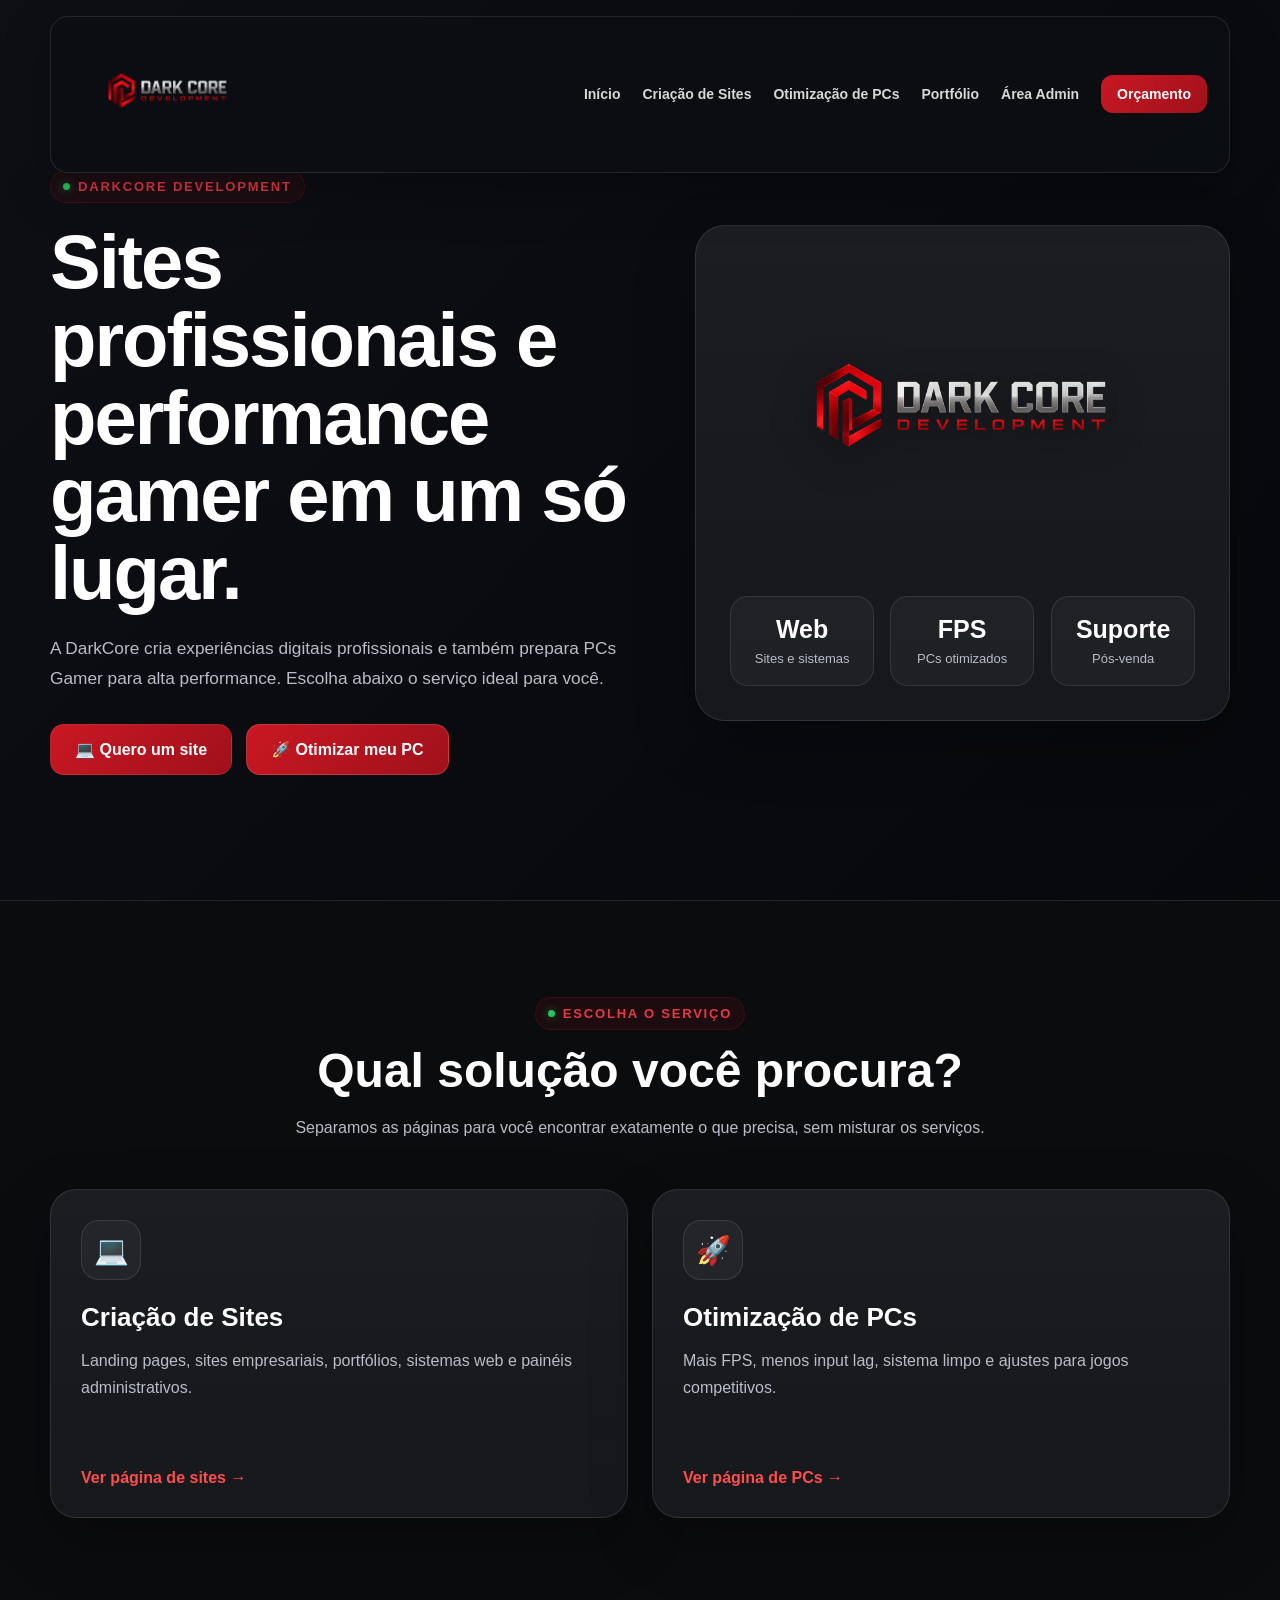
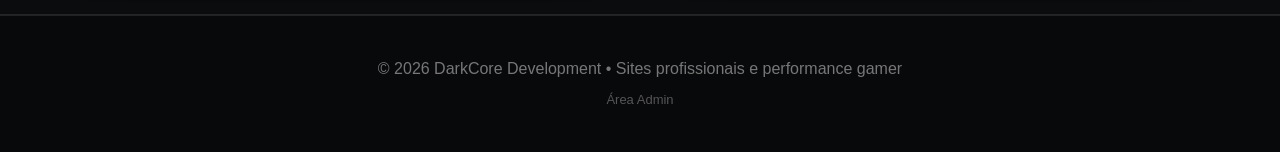
<file: index.html>
<!DOCTYPE html>
<html lang="pt-BR">
<head>
<meta charset="UTF-8">
<meta name="viewport" content="width=device-width, initial-scale=1.0">
<link rel="stylesheet" href="style.css">
<title>DarkCore Development | Sites e Otimização de PCs</title>
<meta name="description" content="DarkCore Development: criação de sites profissionais e otimização de PCs Gamer.">
</head>
<body>

<div class="page-loader">
    <img src="logo.png" alt="DarkCore" class="loader-logo">
    <span>Carregando DarkCore...</span>
</div>

<div class="scroll-progress"></div>
<nav class="top-nav">
    <div class="nav-logo">
        <img src="logo.png" alt="DarkCore">
    </div>

    <button class="mobile-menu-btn" type="button" aria-label="Abrir menu">☰</button>

    <div class="nav-links">
        <a href="index.html">Início</a>
        <a href="sites.html">Criação de Sites</a>
        <a href="pcs.html">Otimização de PCs</a>
        <a href="portfolio.html">Portfólio</a>
        <a href="login.html">Área Admin</a>
        <a class="nav-cta" href="https://wa.me/5547992235543?text=Olá!%20vim%20pelo%20site%20da%20DarkCore%20e%20quero%20um%20orçamento.">Orçamento</a>
    </div>
</nav>

<header class="hero">
    <div class="container hero-grid">
        <div class="hero-content">
            <span class="kicker">DARKCORE DEVELOPMENT</span>
            <h1>Sites profissionais e performance gamer em um só lugar.</h1>
            <p class="subtitle">
                A DarkCore cria experiências digitais profissionais e também prepara PCs Gamer para alta performance.
                Escolha abaixo o serviço ideal para você.
            </p>

            <div class="btn-row">
                <a class="btn" href="sites.html">💻 Quero um site</a>
                <a class="btn btn-alt" href="pcs.html">🚀 Otimizar meu PC</a>
            </div>
        </div>

        <div class="hero-card">
            <img src="logo.png" alt="DarkCore Development" class="hero-logo">

            <div class="metrics">
                <div class="metric"><strong>Web</strong><span>Sites e sistemas</span></div>
                <div class="metric"><strong>FPS</strong><span>PCs otimizados</span></div>
                <div class="metric"><strong>Suporte</strong><span>Pós-venda</span></div>
            </div>
        </div>
    </div>
</header>

<section class="section features-dark">
    <div class="container">
        <div class="section-title reveal">
            <span class="kicker">ESCOLHA O SERVIÇO</span>
            <h2>Qual solução você procura?</h2>
            <p>Separamos as páginas para você encontrar exatamente o que precisa, sem misturar os serviços.</p>
        </div>

        <div class="choice-grid">
            <a href="sites.html" class="choice-card">
                <div>
                    <div class="choice-icon">💻</div>
                    <h2>Criação de Sites</h2>
                    <p>Landing pages, sites empresariais, portfólios, sistemas web e painéis administrativos.</p>
                </div>
                <span>Ver página de sites →</span>
            </a>

            <a href="pcs.html" class="choice-card">
                <div>
                    <div class="choice-icon">🚀</div>
                    <h2>Otimização de PCs</h2>
                    <p>Mais FPS, menos input lag, sistema limpo e ajustes para jogos competitivos.</p>
                </div>
                <span>Ver página de PCs →</span>
            </a>
        </div>
    </div>
</section>

<footer>
    <p>© 2026 DarkCore Development • Sites profissionais e performance gamer</p>
    <a class="admin-access" href="login.html">Área Admin</a>
</footer>

<script src="site.js"></script>
</body>
</html>
</file>
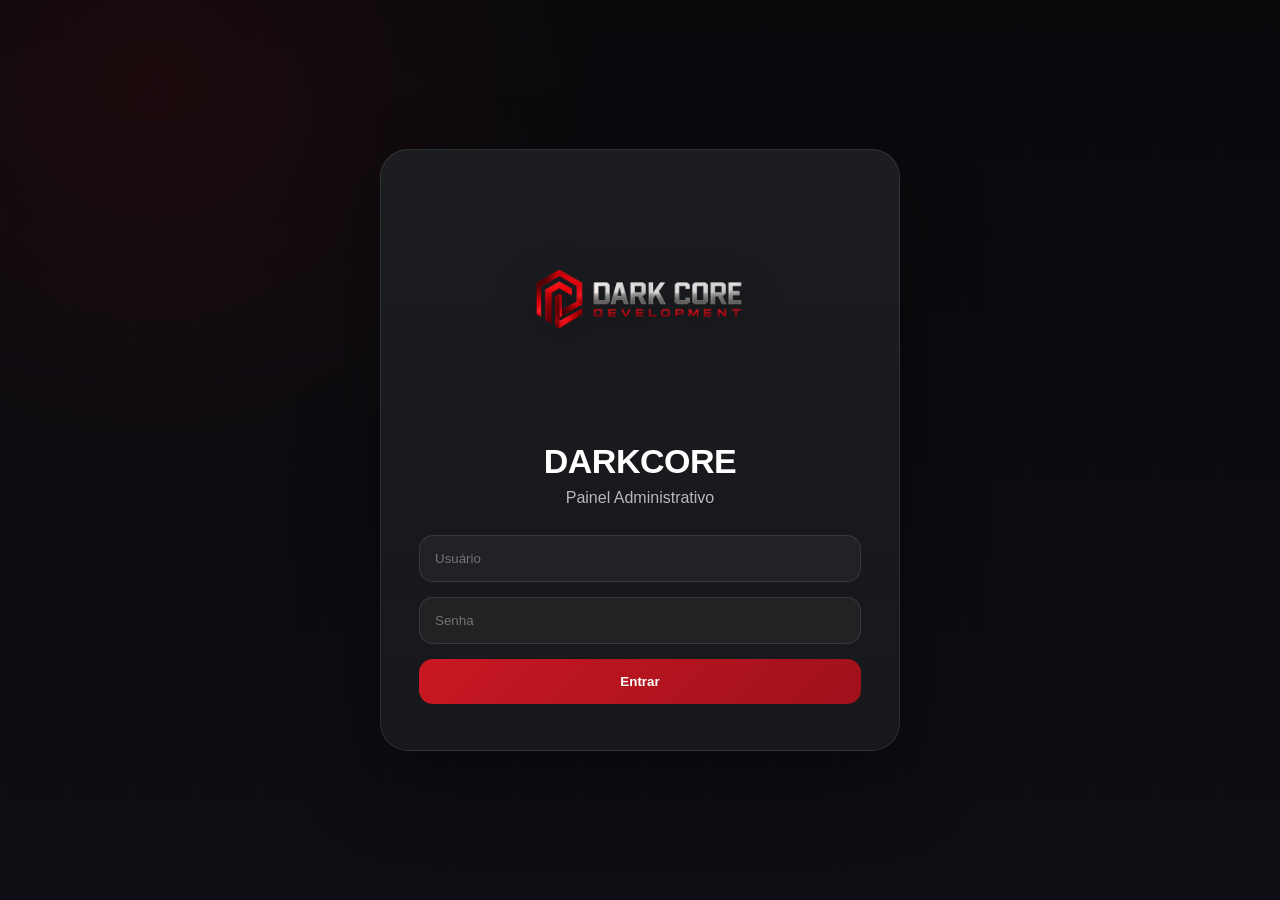
<file: admin.html>
<!DOCTYPE html>
<html lang="pt-BR">
<head>
<meta charset="UTF-8">
<meta name="viewport" content="width=device-width, initial-scale=1.0">

<title>DarkCore Admin</title>
<link rel="stylesheet" href="admin.css">
</head>

<body>

<script>
if(localStorage.getItem("darkcore_logged") !== "true"){
    window.location.href = "login.html";
}
</script>

<div class="admin-container">
    <aside class="sidebar">
        <div class="admin-brand"><img src="logo.png" alt="DarkCore"><span>Painel Admin</span></div>

        <ul>
            <li onclick="showTab('dashboard')">📊 Dashboard</li>
            <li onclick="showTab('pacotes')">🚀 Otimização</li>
            <li onclick="showTab('sites')">💻 Sites</li>
            <li onclick="showTab('faq')">❓ FAQ</li>
            <li onclick="showTab('config')">⚙️ Configurações</li>
            <li onclick="logout()">🚪 Sair e voltar ao site</li>
        </ul>
    </aside>

    <main class="content">
        <section id="dashboard" class="tab active">
            <div class="admin-header"><div><span class="admin-kicker">DARKCORE DEVELOPMENT</span><h1>Dashboard</h1></div><a class="site-link" href="index.html" target="_blank">Ver site</a></div>

            <div class="cards">
                <div class="card"><h3>Otimização</h3><span>3</span></div>
                <div class="card"><h3>Sites</h3><span>3</span></div>
                <div class="card"><h3>FAQ</h3><span>3</span></div>
                <div class="card"><h3>Status</h3><span>Online</span></div>
            </div>

            <div class="admin-note">
                Alterações salvas no painel aparecem no site neste mesmo navegador.
            </div>
        </section>

        <section id="pacotes" class="tab">
            <div class="admin-header"><div><span class="admin-kicker">OTIMIZAÇÃO</span><h1>Editar Pacotes</h1></div></div>

            <div class="form-group">
                <label>Preço Básico</label>
                <input type="text" id="basicPrice" value="80">
            </div>

            <div class="form-group">
                <label>Preço Performance</label>
                <input type="text" id="performancePrice" value="120">
            </div>

            <div class="form-group">
                <label>Preço Extremo</label>
                <input type="text" id="extremePrice" value="180">
            </div>

            <button onclick="savePackages()">Salvar Pacotes</button>
        </section>


        <section id="sites" class="tab">
            <div class="admin-header"><div><span class="admin-kicker">CRIAÇÃO DE SITES</span><h1>Editar Página de Sites</h1></div></div>

            <div class="admin-note">
                Os planos da página <b>sites.html</b> trabalham apenas com orçamento, sem preço visível.
            </div>

            <div class="form-group">
                <label>Título Plano 1</label>
                <input type="text" id="sitePlan1TitleInput" value="PROFISSIONAL">
            </div>

            <div class="form-group">
                <label>Descrição Plano 1</label>
                <textarea id="sitePlan1DescInput" rows="5">✔️ Landing page profissional
✔️ Design responsivo
✔️ Botão WhatsApp
✔️ Estrutura para conversão</textarea>
            </div>

            <div class="form-group">
                <label>Título Plano 2</label>
                <input type="text" id="sitePlan2TitleInput" value="BUSINESS">
            </div>

            <div class="form-group">
                <label>Descrição Plano 2</label>
                <textarea id="sitePlan2DescInput" rows="5">✔️ Site completo
✔️ Design premium
✔️ SEO básico
✔️ Seções personalizadas
✔️ WhatsApp integrado</textarea>
            </div>

            <div class="form-group">
                <label>Título Plano 3</label>
                <input type="text" id="sitePlan3TitleInput" value="PREMIUM / SISTEMA">
            </div>

            <div class="form-group">
                <label>Descrição Plano 3</label>
                <textarea id="sitePlan3DescInput" rows="5">✔️ Painel administrativo
✔️ Área interna
✔️ Formulários
✔️ Funcionalidades sob medida</textarea>
            </div>

            <button onclick="saveSitePlans()">Salvar Planos de Sites</button>
        </section>

        <section id="faq" class="tab">
            <div class="admin-header"><div><span class="admin-kicker">CONTEÚDO</span><h1>FAQ</h1></div></div>

            <textarea id="faqText" rows="10">A otimização é segura?
Sim.

Preciso formatar?
Sim, para conseguir extrair o máximo desempenho do computador.

Quanto tempo leva?
1 a 2 horas.</textarea>

            <button onclick="saveFaq()">Salvar FAQ</button>
        </section>

        <section id="config" class="tab">
            <div class="admin-header"><div><span class="admin-kicker">GERAL</span><h1>Configurações</h1></div></div>

            <div class="form-group">
                <label>WhatsApp</label>
                <input type="text" id="whatsapp" value="5547992235543">
            </div>

            <div class="form-group">
                <label>Instagram</label>
                <input type="text" id="instagram" value="darkcore_pcs">
            </div>

            <button onclick="saveConfig()">Salvar Configurações</button>

            <div class="backup-actions">
                <button onclick="exportBackup()">Exportar Backup</button>

                <label class="import-label">
                    Importar Backup
                    <input type="file" accept=".json" onchange="importBackup(event)">
                </label>
            </div>
        </section>
    </main>
</div>

<script src="admin.js"></script>
</body>
</html>
</file>
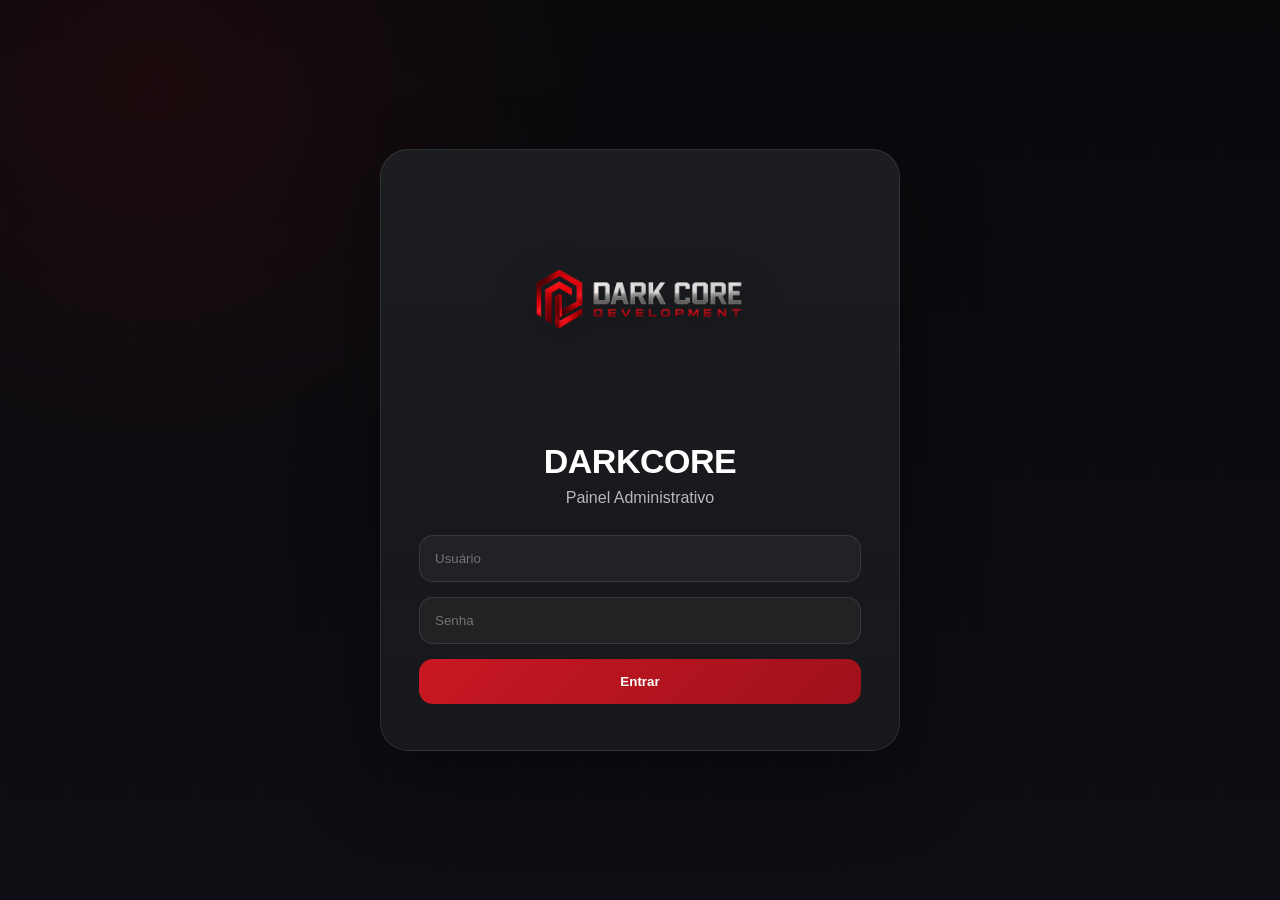
<file: login.html>
<!DOCTYPE html>
<html lang="pt-BR">
<head>
<meta charset="UTF-8">
<meta name="viewport" content="width=device-width, initial-scale=1.0">

<title>DarkCore Admin Login</title>

<style>

*{margin:0;padding:0;box-sizing:border-box}

:root{
    --bg:#060606;
    --panel:#0f0f10;
    --red:#e50914;
    --text:#ffffff;
    --muted:#b8b8b8;
    --line:rgba(255,255,255,.09);
}

body{
    min-height:100vh;
    display:flex;
    justify-content:center;
    align-items:center;
    background:
        radial-gradient(circle at 20% 15%, rgba(229,9,20,.18), transparent 32%),
        radial-gradient(circle at 80% 5%, rgba(229,9,20,.10), transparent 30%),
        linear-gradient(180deg,#050505,#0a0a0b);
    color:var(--text);
    font-family:'Segoe UI',Arial,sans-serif;
    padding:20px;
    overflow:hidden;
}

body::after{
    content:"";
    position:fixed;
    inset:0;
    z-index:-1;
    background:
        linear-gradient(90deg, rgba(255,255,255,.025) 1px, transparent 1px),
        linear-gradient(rgba(255,255,255,.018) 1px, transparent 1px);
    background-size:64px 64px;
    opacity:.35;
}

.login-container{
    width:100%;
    max-width:520px;
    background:
        linear-gradient(180deg, rgba(255,255,255,.045), rgba(255,255,255,.018)),
        var(--panel);
    border:1px solid var(--line);
    border-radius:28px;
    padding:46px 38px;
    text-align:center;
    box-shadow:0 30px 80px rgba(0,0,0,.45);
    backdrop-filter:blur(12px);
    animation:loginEnter .55s ease both;
}

@keyframes loginEnter{
    from{opacity:0;transform:translateY(24px) scale(.98)}
    to{opacity:1;transform:translateY(0) scale(1)}
}

.login-logo{
    width:330px;
    max-width:100%;
    margin:0 auto 26px;
    display:block;
    filter:drop-shadow(0 0 22px rgba(229,9,20,.40));
    animation:logoFloat 4s ease-in-out infinite;
}

@keyframes logoFloat{
    0%,100%{transform:translateY(0)}
    50%{transform:translateY(-8px)}
}

.logo-text{
    color:#fff;
    font-size:34px;
    font-weight:900;
    margin-bottom:8px;
    letter-spacing:-.5px;
}

.subtitle{
    color:var(--muted);
    margin-bottom:28px;
}

input{
    width:100%;
    padding:15px;
    margin-bottom:15px;
    border:1px solid var(--line);
    border-radius:14px;
    background:rgba(255,255,255,.045);
    color:#fff;
    outline:none;
    transition:.25s;
}

input:focus{
    border-color:rgba(229,9,20,.55);
    box-shadow:0 0 0 4px rgba(229,9,20,.10);
}

button{
    width:100%;
    padding:15px;
    border:none;
    border-radius:14px;
    background:var(--red);
    color:#fff;
    font-weight:900;
    cursor:pointer;
    transition:.25s;
}

button:hover{
    transform:translateY(-3px);
    box-shadow:0 18px 32px rgba(229,9,20,.24);
}

.error{
    color:#ff5a5a;
    margin-top:16px;
    display:none;
}

@media(max-width:520px){
    .login-container{padding:34px 22px}
    .login-logo{width:280px}
    .logo-text{font-size:30px}
}



/* Login corporativo clean */
body{
    background:
        radial-gradient(circle at 12% 10%, rgba(201,24,35,.10), transparent 32%),
        linear-gradient(180deg,#08090b,#0d0f14) !important;
}

.login-container{
    background:linear-gradient(180deg,rgba(255,255,255,.045),rgba(255,255,255,.02)), #111317 !important;
    border:1px solid rgba(255,255,255,.10) !important;
    box-shadow:0 30px 80px rgba(0,0,0,.38) !important;
}

.login-logo{
    filter:drop-shadow(0 10px 22px rgba(0,0,0,.38)) !important;
    animation:none !important;
}

button{
    background:linear-gradient(135deg,#c91823,#9f111b) !important;
}

button:hover{
    box-shadow:0 18px 38px rgba(0,0,0,.28) !important;
}

input{
    background:rgba(255,255,255,.04) !important;
    border:1px solid rgba(255,255,255,.10) !important;
}

input:focus{
    border-color:rgba(201,24,35,.45) !important;
    box-shadow:0 0 0 4px rgba(201,24,35,.08) !important;
}



/* Animações login estilo SaaS */
.login-container{
    animation:loginSaas .62s cubic-bezier(.2,.8,.2,1) both !important;
}

@keyframes loginSaas{
    from{opacity:0;transform:translateY(24px) scale(.98);filter:blur(5px)}
    to{opacity:1;transform:translateY(0) scale(1);filter:blur(0)}
}

input,
button{
    animation:loginField .48s ease both;
}

input:nth-of-type(1){animation-delay:.12s}
input:nth-of-type(2){animation-delay:.18s}
button{animation-delay:.24s}

@keyframes loginField{
    from{opacity:0;transform:translateY(14px)}
    to{opacity:1;transform:translateY(0)}
}



/* Login responsivo final */
@media(max-width:640px){
    body{
        padding:14px !important;
    }

    .login-container{
        padding:34px 22px !important;
        border-radius:22px !important;
    }

    .login-logo{
        width:260px !important;
    }

    .logo-text{
        font-size:28px !important;
    }

    .subtitle{
        font-size:14px !important;
    }
}

@media(max-width:390px){
    .login-logo{
        width:230px !important;
    }

    .login-container{
        padding:30px 18px !important;
    }
}

</style>
</head>

<body>

<div class="login-container">
    <img src="logo.png" alt="DarkCore" class="login-logo">

    <div class="logo-text">DARKCORE</div>
    <div class="subtitle">Painel Administrativo</div>

    <input type="text" id="username" placeholder="Usuário">
    <input type="password" id="password" placeholder="Senha">

    <button onclick="login()">Entrar</button>

    <div class="error" id="error">Usuário ou senha incorretos.</div>
</div>

<script>
const ADMIN_USER = "admin";
const ADMIN_PASS = "Ducatti1#";

function login(){
    const user = document.getElementById("username").value.trim();
    const pass = document.getElementById("password").value.trim();

    if(user === ADMIN_USER && pass === ADMIN_PASS){
        localStorage.setItem("darkcore_logged","true");
        window.location.href = "admin.html";
    }else{
        document.getElementById("error").style.display = "block";
    }
}

document.addEventListener("keydown", function(e){
    if(e.key === "Enter") login();
});
</script>

</body>
</html>
</file>
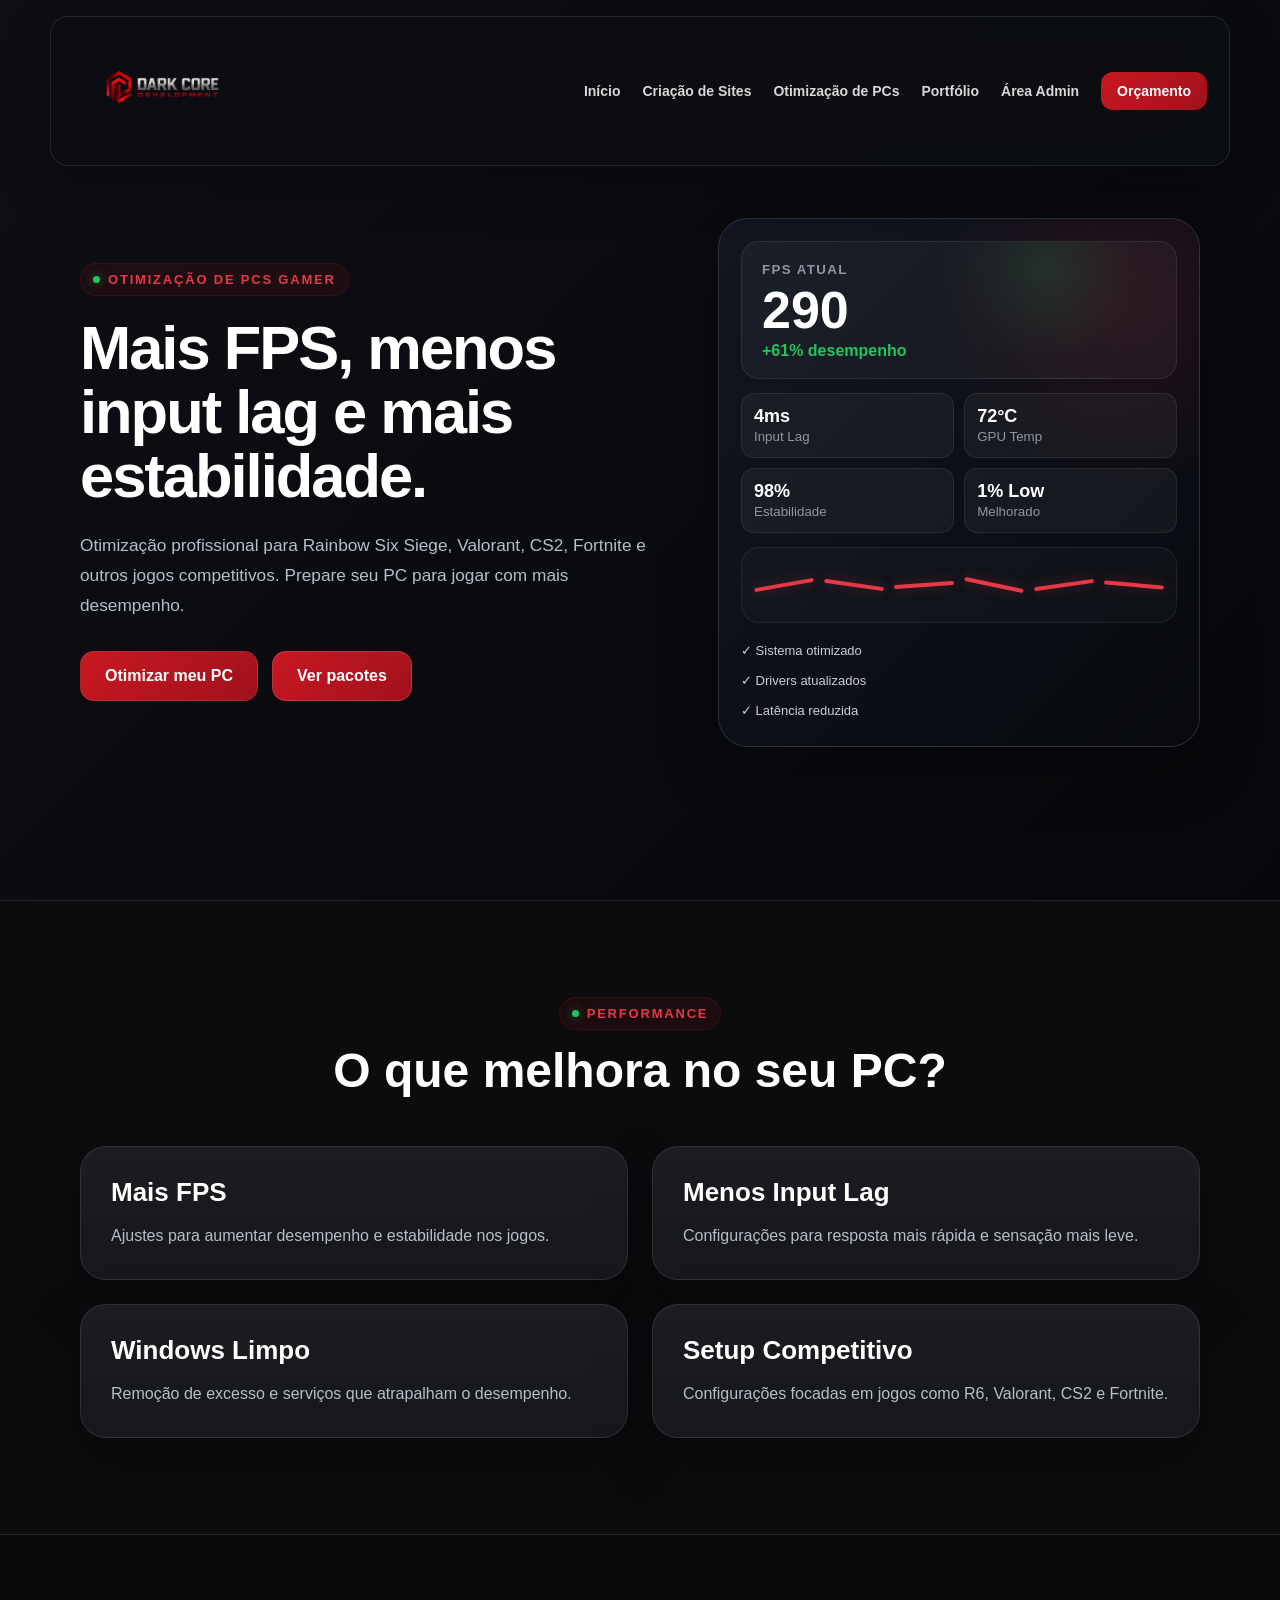
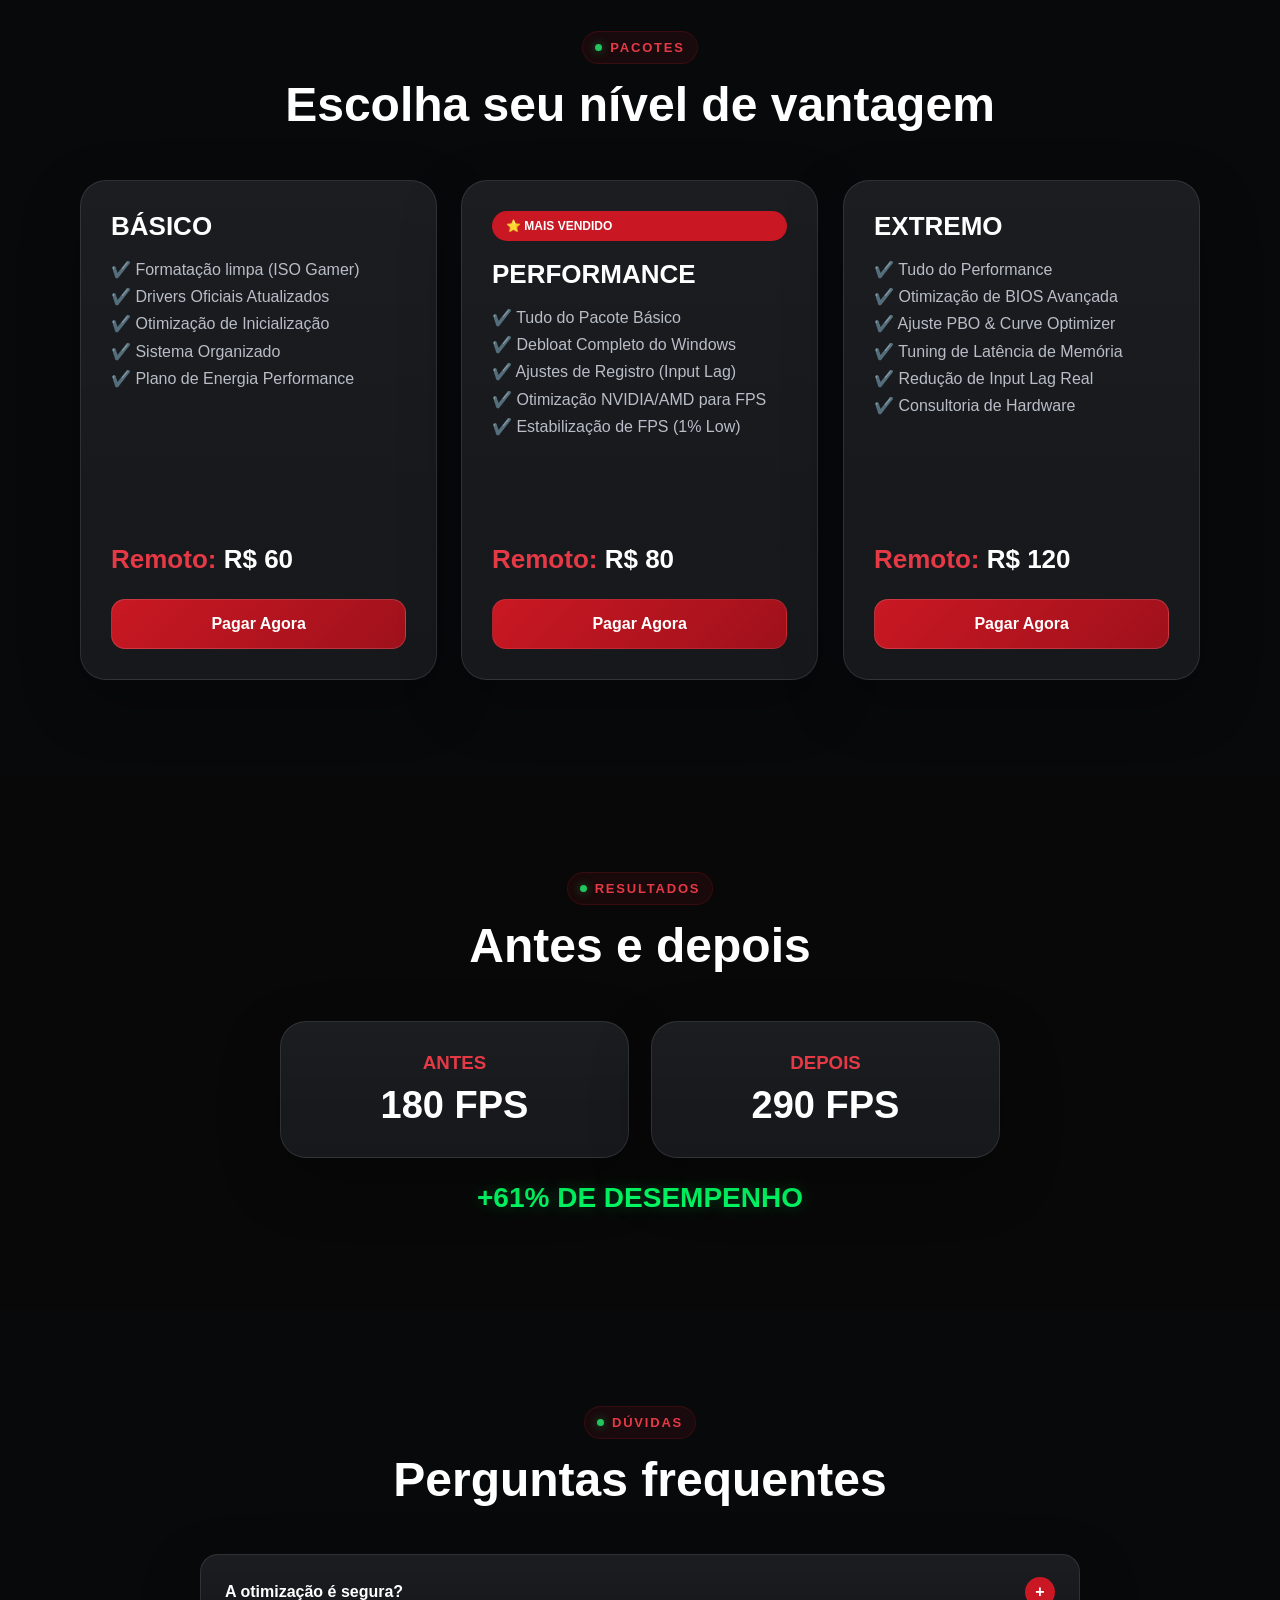
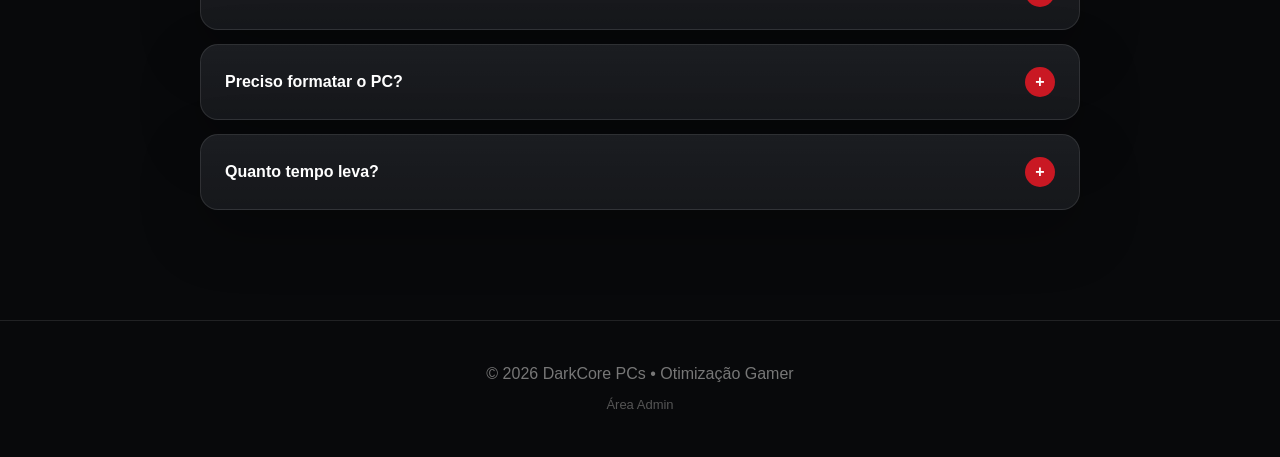
<file: pcs.html>
<!DOCTYPE html>
<html lang="pt-BR">
<head>
<meta charset="UTF-8">
<meta name="viewport" content="width=device-width, initial-scale=1.0">
<link rel="stylesheet" href="style.css">
<title>DarkCore PCs | Otimização Gamer</title>
<meta name="description" content="Otimização profissional para PCs Gamer. Mais FPS, menos input lag e melhor desempenho em jogos competitivos.">
</head>
<body class="pcs-page">

<div class="page-loader">
    <img src="logo.png" alt="DarkCore" class="loader-logo">
    <span>Carregando DarkCore...</span>
</div>

<div class="scroll-progress"></div>
<nav class="top-nav">
    <div class="nav-logo">
        <img src="logo.png" alt="DarkCore">
    </div>

    <button class="mobile-menu-btn" type="button" aria-label="Abrir menu">☰</button>

    <div class="nav-links">
        <a href="index.html">Início</a>
        <a href="sites.html">Criação de Sites</a>
        <a href="pcs.html">Otimização de PCs</a>
        <a href="portfolio.html">Portfólio</a>
        <a href="login.html">Área Admin</a>
        <a class="nav-cta" href="https://wa.me/5547992235543?text=Olá!%20vim%20pelo%20site%20da%20DarkCore%20e%20quero%20um%20orçamento.">Orçamento</a>
    </div>
</nav>

<header class="hero">
    <div class="container hero-grid">
        <div class="hero-content">
            <span class="kicker">OTIMIZAÇÃO DE PCS GAMER</span>
            <h1>Mais FPS, menos input lag e mais estabilidade.</h1>
            <p class="subtitle">
                Otimização profissional para Rainbow Six Siege, Valorant, CS2, Fortnite e outros jogos competitivos.
                Prepare seu PC para jogar com mais desempenho.
            </p>

            <div class="btn-row">
                <a class="btn" target="_blank" rel="noopener noreferrer"
                   href="https://wa.me/5547992235543?text=Olá!%20vi%20a%20página%20de%20otimização%20da%20DarkCore%20e%20quero%20otimizar%20meu%20PC.">Otimizar meu PC</a>
                <a class="btn btn-alt" href="#pacotes">Ver pacotes</a>
            </div>
        </div>

        
<div class="hero-card pc-mockup-card">
    <div class="browser-top">
        <span></span><span></span><span></span>
        <small>DarkCore Performance Monitor</small>
    </div>

    <div class="performance-mockup">
        <div class="fps-box">
            <small>FPS ATUAL</small>
            <strong>290</strong>
            <p>+61% desempenho</p>
        </div>

        <div class="perf-grid">
            <div><b>4ms</b><small>Input Lag</small></div>
            <div><b>72°C</b><small>GPU Temp</small></div>
            <div><b>98%</b><small>Estabilidade</small></div>
            <div><b>1% Low</b><small>Melhorado</small></div>
        </div>

        <div class="line-chart">
            <i></i><i></i><i></i><i></i><i></i><i></i>
        </div>

        <div class="status-lines">
            <p>✓ Sistema otimizado</p>
            <p>✓ Drivers atualizados</p>
            <p>✓ Latência reduzida</p>
        </div>
    </div>
</div>

    </div>
</header>

<section class="section features-dark">
    <div class="container">
        <div class="section-title reveal">
            <span class="kicker">PERFORMANCE</span>
            <h2>O que melhora no seu PC?</h2>
        </div>

        <div class="feature-grid">
            <div class="feature-card"><h3>Mais FPS</h3><p>Ajustes para aumentar desempenho e estabilidade nos jogos.</p></div>
            <div class="feature-card"><h3>Menos Input Lag</h3><p>Configurações para resposta mais rápida e sensação mais leve.</p></div>
            <div class="feature-card"><h3>Windows Limpo</h3><p>Remoção de excesso e serviços que atrapalham o desempenho.</p></div>
            <div class="feature-card"><h3>Setup Competitivo</h3><p>Configurações focadas em jogos como R6, Valorant, CS2 e Fortnite.</p></div>
        </div>
    </div>
</section>

<section class="section pacotes" id="pacotes">
    <div class="container">
        <div class="section-title reveal">
            <span class="kicker">PACOTES</span>
            <h2>Escolha seu nível de vantagem</h2>
        </div>

        <div class="cards three">
            <div class="card pacote-card">
                <h3>BÁSICO</h3>
                <p>✔️ Formatação limpa (ISO Gamer)<br>✔️ Drivers Oficiais Atualizados<br>✔️ Otimização de Inicialização<br>✔️ Sistema Organizado<br>✔️ Plano de Energia Performance</p>
                <div class="preco">Remoto: <span id="basicPriceSite">R$ 60</span></div>
                <a class="btn btn-alt" href="https://www.asaas.com/c/93tqsq9yysyssek8" target="_blank">Pagar Agora</a>
            </div>

            <div class="card pacote-card destaque">
                <div class="badge">⭐ MAIS VENDIDO</div>
                <h3>PERFORMANCE</h3>
                <p>✔️ Tudo do Pacote Básico<br>✔️ Debloat Completo do Windows<br>✔️ Ajustes de Registro (Input Lag)<br>✔️ Otimização NVIDIA/AMD para FPS<br>✔️ Estabilização de FPS (1% Low)</p>
                <div class="preco">Remoto: <span id="performancePriceSite">R$ 80</span></div>
                <a class="btn" href="https://www.asaas.com/c/p9scuwih92itaxal" target="_blank">Pagar Agora</a>
            </div>

            <div class="card pacote-card">
                <h3>EXTREMO</h3>
                <p>✔️ Tudo do Performance<br>✔️ Otimização de BIOS Avançada<br>✔️ Ajuste PBO & Curve Optimizer<br>✔️ Tuning de Latência de Memória<br>✔️ Redução de Input Lag Real<br>✔️ Consultoria de Hardware</p>
                <div class="preco">Remoto: <span id="extremePriceSite">R$ 120</span></div>
                <a class="btn btn-alt" href="https://www.asaas.com/c/73ccmcoyl6f7x61j" target="_blank">Pagar Agora</a>
            </div>
        </div>
    </div>
</section>

<section class="section results">
    <div class="container">
        <div class="section-title reveal">
            <span class="kicker">RESULTADOS</span>
            <h2>Antes e depois</h2>
        </div>

        <div class="result-box">
            <div class="result-card"><h3>ANTES</h3><p>180 FPS</p></div>
            <div class="result-card"><h3>DEPOIS</h3><p>290 FPS</p></div>
        </div>

        <h3 class="gain">+61% DE DESEMPENHO</h3>
    </div>
</section>

<section class="section faq">
    <div class="container">
        <div class="section-title reveal">
            <span class="kicker">DÚVIDAS</span>
            <h2>Perguntas frequentes</h2>
        </div>

        <div class="faq-accordion">
            <div class="faq-item"><button class="faq-question" type="button"><span>A otimização é segura?</span><strong>+</strong></button><div class="faq-answer"><p>Sim. Todas as alterações são testadas antes da finalização.</p></div></div>
            <div class="faq-item"><button class="faq-question" type="button"><span>Preciso formatar o PC?</span><strong>+</strong></button><div class="faq-answer"><p>Sim, para conseguir extrair o máximo desempenho do computador.</p></div></div>
            <div class="faq-item"><button class="faq-question" type="button"><span>Quanto tempo leva?</span><strong>+</strong></button><div class="faq-answer"><p>Normalmente entre 1 e 2 horas, dependendo do estado do sistema.</p></div></div>
        </div>
    </div>
</section>

<footer>
    <p>© 2026 DarkCore PCs • Otimização Gamer</p>
    <a class="admin-access" href="login.html">Área Admin</a>
</footer>

<a class="mobile-bottom-cta" target="_blank" rel="noopener noreferrer"
   href="https://wa.me/5547992235543?text=Olá!%20quero%20otimizar%20meu%20PC%20com%20a%20DarkCore.">💬 Otimizar pelo WhatsApp</a>

<script src="site.js"></script>
</body>
</html>
</file>
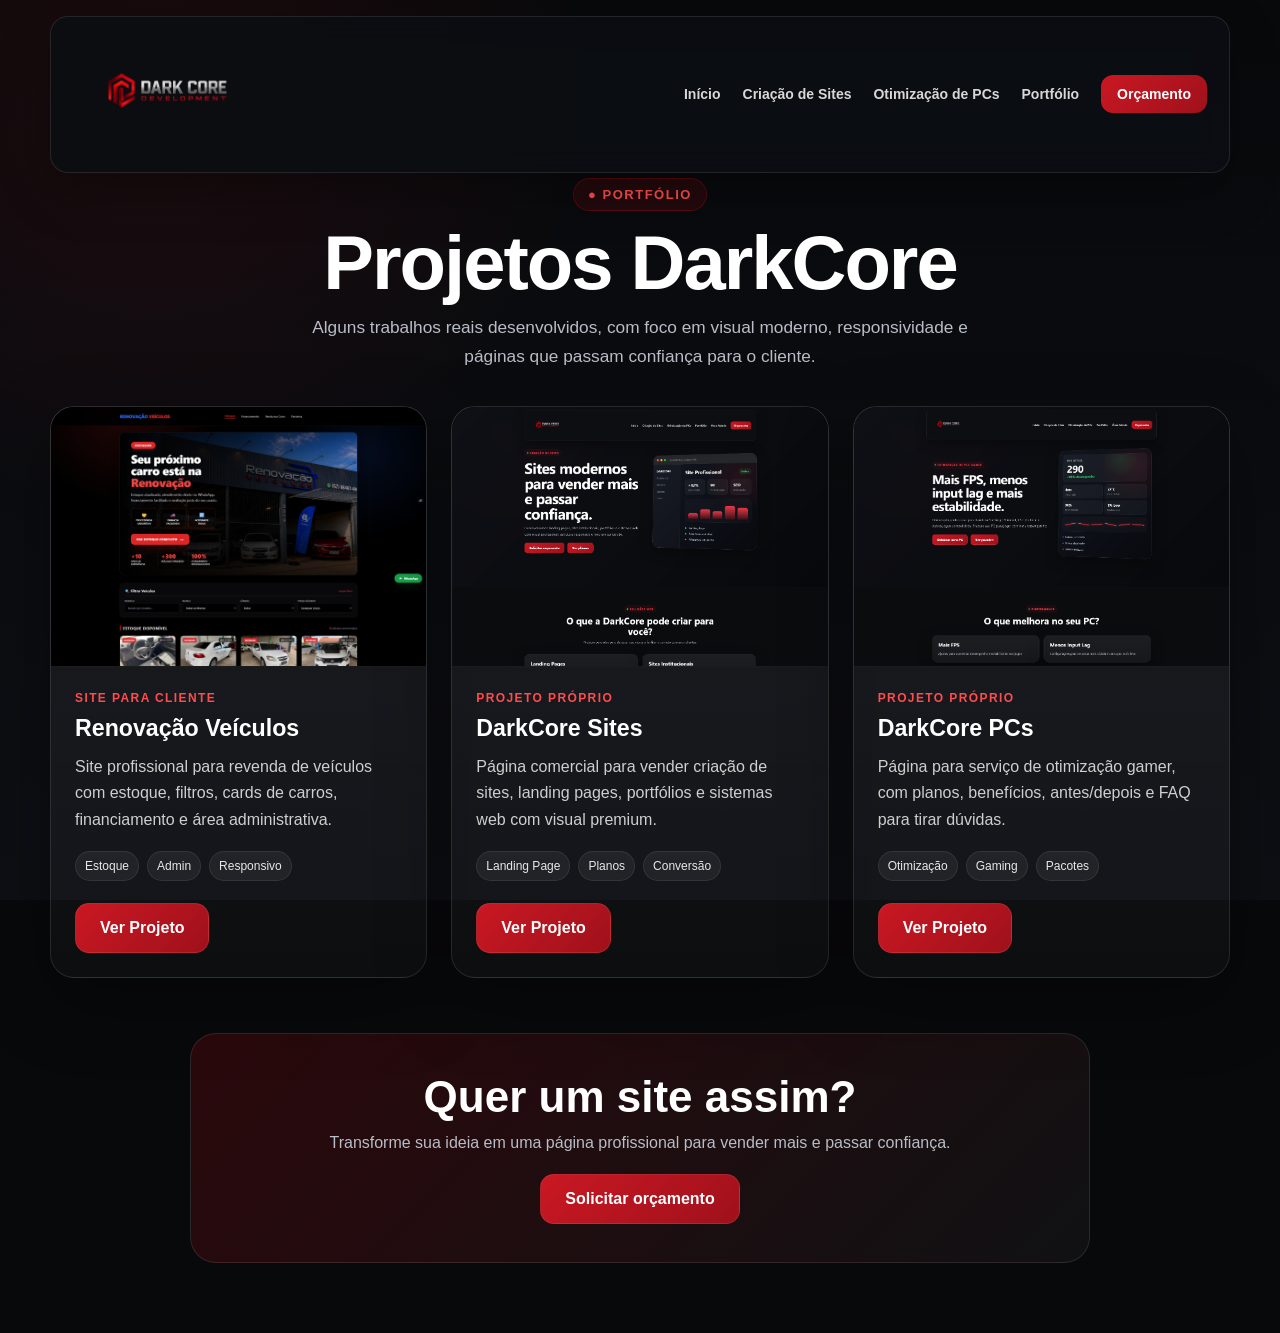
<file: portfolio.html>
<!DOCTYPE html>
<html lang="pt-BR">
<head>
    <meta charset="UTF-8">
    <meta name="viewport" content="width=device-width, initial-scale=1.0">
    <link rel="stylesheet" href="style.css">
    <title>Portfólio - DarkCore</title>
    <style>
        .portfolio-page{
            padding:110px 20px 70px;
        }

        .portfolio-head{
            width:min(1180px,100%);
            margin:0 auto 34px;
            text-align:center;
        }

        .portfolio-head .tag{
            display:inline-flex;
            align-items:center;
            gap:8px;
            padding:8px 14px;
            border-radius:999px;
            background:rgba(229,9,20,.12);
            border:1px solid rgba(229,9,20,.28);
            color:#ff4d4d;
            font-size:13px;
            font-weight:900;
            letter-spacing:1.5px;
            margin-bottom:14px;
        }

        .portfolio-head h1{
            margin:0 0 12px;
            font-size:clamp(42px,6vw,76px);
            line-height:1;
        }

        .portfolio-head p{
            color:var(--muted);
            max-width:720px;
            margin:0 auto;
            font-size:1.08rem;
            line-height:1.7;
        }

        .portfolio-grid{
            width:min(1180px,100%);
            margin:0 auto;
            display:grid;
            grid-template-columns:repeat(3,1fr);
            gap:24px;
            align-items:stretch;
        }

        .project-card{
            overflow:hidden;
            border-radius:24px;
            background:linear-gradient(180deg,rgba(255,255,255,.07),rgba(255,255,255,.025));
            border:1px solid rgba(255,255,255,.10);
            box-shadow:0 24px 70px rgba(0,0,0,.36);
            transition:.3s ease;
        }

        .project-card:hover{
            transform:translateY(-8px);
            border-color:rgba(229,9,20,.45);
            box-shadow:0 28px 80px rgba(229,9,20,.12);
        }

        .project-thumb{
            height:260px;
            overflow:hidden;
            background:#090909;
            border-bottom:1px solid rgba(255,255,255,.08);
        }

        .project-thumb img{
            width:100%;
            height:100%;
            object-fit:cover;
            object-position:top center;
            display:block;
            transition:transform .45s ease;
        }

        .project-card:hover .project-thumb img{
            transform:scale(1.045);
        }

        .project-content{
            padding:24px;
        }

        .project-type{
            color:#ff4d4d;
            font-size:12px;
            font-weight:900;
            letter-spacing:1.4px;
            margin-bottom:10px;
            text-transform:uppercase;
        }

        .project-content h3{
            font-size:1.45rem;
            margin-bottom:12px;
        }

        .project-content p{
            color:#cfcfcf;
            line-height:1.65;
            margin-bottom:18px;
        }

        .project-tags{
            display:flex;
            flex-wrap:wrap;
            gap:8px;
            margin-bottom:22px;
        }

        .project-tags span{
            font-size:12px;
            color:#e8e8e8;
            padding:7px 9px;
            border-radius:999px;
            background:rgba(255,255,255,.06);
            border:1px solid rgba(255,255,255,.08);
        }

        .project-actions{
            display:flex;
            gap:10px;
            flex-wrap:wrap;
        }

        .project-actions a{
            text-decoration:none;
        }

        .portfolio-cta{
            width:min(900px,100%);
            margin:55px auto 0;
            text-align:center;
            padding:38px 24px;
            border-radius:26px;
            background:linear-gradient(135deg,rgba(229,9,20,.16),rgba(255,255,255,.035));
            border:1px solid rgba(255,255,255,.10);
        }

        .portfolio-cta h2{
            font-size:clamp(28px,4vw,44px);
            margin-bottom:12px;
        }

        .portfolio-cta p{
            color:var(--muted);
            margin-bottom:22px;
        }

        @media(max-width:980px){
            .portfolio-page{
                padding-top:120px;
            }
            .portfolio-grid{
                grid-template-columns:1fr 1fr;
            }
        }

        @media(max-width:680px){
            .portfolio-page{
                padding:105px 14px 55px;
            }
            .portfolio-head{
                margin-bottom:26px;
            }
            .portfolio-grid{
                grid-template-columns:1fr;
                gap:18px;
            }
            .project-thumb{
                height:225px;
            }
        }
    
        /* Correção mobile da página Portfólio */
        @media(max-width:900px){
            .top-nav{
                top:10px;
                width:calc(100% - 20px);
                padding:12px;
                flex-direction:column;
                gap:12px;
                border-radius:16px;
            }

            .nav-logo img{
                width:112px;
            }

            .nav-links{
                width:100%;
                justify-content:center;
                flex-wrap:wrap;
                gap:8px;
            }

            .nav-links a{
                font-size:12px;
                padding:8px 9px;
            }

            .nav-cta{
                padding:9px 12px;
                border-radius:10px;
            }

            .portfolio-page{
                padding:190px 14px 55px !important;
            }

            .portfolio-head{
                margin-bottom:26px !important;
            }

            .portfolio-head h1{
                font-size:clamp(34px,12vw,48px) !important;
                line-height:1.02 !important;
                letter-spacing:-1px;
            }

            .portfolio-head p{
                font-size:15px !important;
                line-height:1.55 !important;
                max-width:95%;
            }

            .portfolio-grid{
                grid-template-columns:1fr !important;
                gap:18px !important;
                width:100% !important;
            }

            .project-card{
                border-radius:18px !important;
            }

            .project-thumb{
                height:210px !important;
            }

            .project-content{
                padding:18px !important;
            }

            .project-content h3{
                font-size:1.28rem !important;
            }

            .project-content p{
                font-size:14px !important;
                line-height:1.55 !important;
            }

            .project-tags span{
                font-size:11px !important;
                padding:6px 8px !important;
            }

            .project-actions .btn,
            .portfolio-cta .btn{
                width:100%;
                justify-content:center;
                text-align:center;
                padding:14px 18px;
            }

            .portfolio-cta{
                margin-top:34px !important;
                padding:28px 18px !important;
                border-radius:20px !important;
            }

            .portfolio-cta h2{
                font-size:30px !important;
            }
        }

        @media(max-width:430px){
            .portfolio-page{
                padding-top:205px !important;
            }

            .nav-links{
                gap:6px;
            }

            .nav-links a{
                font-size:11px;
                padding:7px 8px;
            }

            .project-thumb{
                height:185px !important;
            }
        }

        @media(max-width:370px){
            .portfolio-page{
                padding-top:220px !important;
            }

            .portfolio-head h1{
                font-size:32px !important;
            }
        }

    
.mobile-menu-btn{display:none;}
@media(max-width:900px){.mobile-menu-btn{display:block;background:#e50914;color:#fff;border:none;padding:10px 14px;border-radius:10px;font-size:22px}.nav-links{display:none!important}.nav-links.open{display:flex!important;flex-direction:column;width:100%}}

        /* Navbar mobile padrão igual às outras abas */
        .mobile-menu-btn{
            display:none;
        }

        @media(max-width:900px){
            .top-nav{
                top:14px !important;
                width:calc(100% - 28px) !important;
                min-height:112px !important;
                padding:22px 26px !important;
                display:flex !important;
                flex-direction:row !important;
                justify-content:space-between !important;
                align-items:center !important;
                gap:0 !important;
                border-radius:22px !important;
            }

            .nav-logo{
                flex:0 0 auto !important;
            }

            .nav-logo img{
                width:150px !important;
                max-width:45vw !important;
            }

            .mobile-menu-btn{
                display:flex !important;
                align-items:center !important;
                justify-content:center !important;
                width:62px !important;
                height:62px !important;
                flex:0 0 62px !important;
                margin:0 !important;
                background:rgba(255,255,255,.035) !important;
                color:#fff !important;
                border:1px solid rgba(255,255,255,.08) !important;
                border-radius:18px !important;
                font-size:34px !important;
                line-height:1 !important;
                cursor:pointer !important;
            }

            .nav-links{
                display:none !important;
                position:absolute !important;
                top:calc(100% + 12px) !important;
                left:0 !important;
                right:0 !important;
                width:100% !important;
                padding:16px !important;
                border-radius:18px !important;
                background:rgba(8,8,8,.96) !important;
                border:1px solid rgba(255,255,255,.09) !important;
                backdrop-filter:blur(14px) !important;
                flex-direction:column !important;
                align-items:stretch !important;
                gap:10px !important;
            }

            .nav-links.open{
                display:flex !important;
            }

            .nav-links a{
                width:100% !important;
                text-align:center !important;
                padding:13px 14px !important;
                font-size:14px !important;
                border-radius:12px !important;
                background:rgba(255,255,255,.035) !important;
            }

            .nav-links .nav-cta{
                background:var(--red) !important;
            }

            .portfolio-page{
                padding-top:165px !important;
            }
        }

        @media(max-width:430px){
            .top-nav{
                min-height:108px !important;
                padding:20px 24px !important;
            }

            .nav-logo img{
                width:142px !important;
            }

            .mobile-menu-btn{
                width:58px !important;
                height:58px !important;
                flex-basis:58px !important;
                font-size:32px !important;
            }

            .portfolio-page{
                padding-top:155px !important;
            }
        }


        /* =========================================================
           CORREÇÃO FINAL PORTFÓLIO - PC, TABLET E CELULAR
           Mantém o título abaixo da barra fixa e evita conteúdo espremido
        ========================================================= */
        .portfolio-body .portfolio-page{
            padding-top:170px !important;
            padding-left:20px !important;
            padding-right:20px !important;
        }

        .portfolio-body .portfolio-head{
            padding-top:8px !important;
        }

        .portfolio-body .portfolio-head .tag{
            margin-top:0 !important;
            white-space:nowrap !important;
        }

        .portfolio-body .portfolio-grid{
            max-width:1180px !important;
        }

        @media(max-width:1100px){
            .portfolio-body .portfolio-page{
                padding-top:160px !important;
            }

            .portfolio-body .portfolio-grid{
                grid-template-columns:repeat(2, minmax(0, 1fr)) !important;
                gap:22px !important;
            }
        }

        @media(max-width:900px){
            .portfolio-body .top-nav{
                top:14px !important;
                width:calc(100% - 28px) !important;
                min-height:76px !important;
                padding:12px 16px !important;
                flex-direction:row !important;
                justify-content:space-between !important;
                align-items:center !important;
                gap:12px !important;
                border-radius:18px !important;
            }

            .portfolio-body .nav-logo img{
                width:142px !important;
                max-width:52vw !important;
            }

            .portfolio-body .mobile-menu-btn{
                display:flex !important;
                align-items:center !important;
                justify-content:center !important;
                width:46px !important;
                height:46px !important;
                flex:0 0 46px !important;
                padding:0 !important;
                border-radius:14px !important;
                font-size:24px !important;
            }

            .portfolio-body .nav-links{
                display:none !important;
                position:absolute !important;
                top:calc(100% + 10px) !important;
                left:0 !important;
                right:0 !important;
                width:100% !important;
                padding:12px !important;
                background:rgba(12,14,18,.98) !important;
                border:1px solid rgba(255,255,255,.10) !important;
                border-radius:16px !important;
                flex-direction:column !important;
                align-items:stretch !important;
                gap:9px !important;
            }

            .portfolio-body .nav-links.open{
                display:flex !important;
            }

            .portfolio-body .nav-links a{
                width:100% !important;
                padding:13px 12px !important;
                text-align:center !important;
                font-size:14px !important;
                line-height:1.2 !important;
                border-radius:12px !important;
                background:rgba(255,255,255,.04) !important;
            }

            .portfolio-body .nav-links .nav-cta{
                background:linear-gradient(135deg,#c91823,#9f111b) !important;
            }

            .portfolio-body .portfolio-page{
                padding:128px 18px 58px !important;
            }

            .portfolio-body .portfolio-head{
                margin-bottom:28px !important;
            }

            .portfolio-body .portfolio-head h1{
                font-size:clamp(34px, 9vw, 54px) !important;
                line-height:1.05 !important;
                letter-spacing:-1px !important;
            }

            .portfolio-body .portfolio-head p{
                max-width:640px !important;
                font-size:16px !important;
                line-height:1.6 !important;
            }

            .portfolio-body .portfolio-grid{
                grid-template-columns:1fr !important;
                width:100% !important;
                max-width:620px !important;
                gap:20px !important;
            }

            .portfolio-body .project-card{
                width:100% !important;
            }

            .portfolio-body .project-content{
                padding:20px !important;
            }

            .portfolio-body .project-content h3{
                font-size:1.35rem !important;
            }

            .portfolio-body .project-content p{
                font-size:15px !important;
                line-height:1.6 !important;
            }

            .portfolio-body .project-actions .btn,
            .portfolio-body .portfolio-cta .btn{
                width:100% !important;
                min-height:48px !important;
                text-align:center !important;
            }
        }

        @media(max-width:480px){
            .portfolio-body .portfolio-page{
                padding:118px 14px 54px !important;
            }

            .portfolio-body .top-nav{
                width:calc(100% - 18px) !important;
                min-height:68px !important;
                padding:10px 12px !important;
                top:10px !important;
            }

            .portfolio-body .nav-logo img{
                width:124px !important;
            }

            .portfolio-body .mobile-menu-btn{
                width:42px !important;
                height:42px !important;
                flex-basis:42px !important;
                font-size:22px !important;
            }

            .portfolio-body .portfolio-head .tag{
                font-size:12px !important;
                padding:7px 12px !important;
                margin-bottom:12px !important;
            }

            .portfolio-body .portfolio-head h1{
                font-size:34px !important;
                line-height:1.08 !important;
            }

            .portfolio-body .portfolio-head p{
                max-width:100% !important;
                font-size:14.5px !important;
            }

            .portfolio-body .project-thumb{
                height:180px !important;
            }

            .portfolio-body .project-content{
                padding:17px !important;
            }

            .portfolio-body .project-content h3{
                font-size:1.22rem !important;
            }

            .portfolio-body .project-content p{
                font-size:14px !important;
            }

            .portfolio-body .project-tags{
                gap:7px !important;
            }

            .portfolio-body .project-tags span{
                font-size:11px !important;
                padding:6px 8px !important;
            }

            .portfolio-body .portfolio-cta{
                margin-top:34px !important;
                padding:26px 16px !important;
            }

            .portfolio-body .portfolio-cta h2{
                font-size:28px !important;
            }
        }

        @media(max-width:360px){
            .portfolio-body .portfolio-page{
                padding-left:12px !important;
                padding-right:12px !important;
            }

            .portfolio-body .nav-logo img{
                width:112px !important;
            }

            .portfolio-body .portfolio-head h1{
                font-size:31px !important;
            }

            .portfolio-body .project-thumb{
                height:160px !important;
            }
        }

    </style>
</head>
<body class="portfolio-body">
    <nav class="top-nav">
        <div class="nav-logo"><img src="logo.png" alt="DarkCore"></div>
        <button class="mobile-menu-btn" aria-label="Abrir menu">☰</button><div class="nav-links">
            <a href="index.html">Início</a>
            <a href="sites.html">Criação de Sites</a>
            <a href="pcs.html">Otimização de PCs</a>
            <a href="portfolio.html">Portfólio</a>
            <a class="nav-cta" href="index.html#orcamento">Orçamento</a>
        </div>
    </nav>

    <main class="portfolio-page">
        <section class="portfolio-head">
            <div class="tag">● PORTFÓLIO</div>
            <h1>Projetos DarkCore</h1>
            <p>Alguns trabalhos reais desenvolvidos, com foco em visual moderno, responsividade e páginas que passam confiança para o cliente.</p>
        </section>

        <section class="portfolio-grid">
            <article class="project-card">
                <div class="project-thumb">
                    <img src="portfolio-renovacao.png" alt="Screenshot do site Renovação Veículos">
                </div>
                <div class="project-content">
                    <div class="project-type">Site para cliente</div>
                    <h3>Renovação Veículos</h3>
                    <p>Site profissional para revenda de veículos com estoque, filtros, cards de carros, financiamento e área administrativa.</p>
                    <div class="project-tags">
                        <span>Estoque</span><span>Admin</span><span>Responsivo</span>
                    </div>
                    <div class="project-actions">
                        <a class="btn" href="https://renovacaoveiculos.vercel.app/" target="_blank">Ver Projeto</a>
                    </div>
                </div>
            </article>

            <article class="project-card">
                <div class="project-thumb">
                    <img src="portfolio-darkcore-sites.png" alt="Screenshot da página de criação de sites DarkCore">
                </div>
                <div class="project-content">
                    <div class="project-type">Projeto próprio</div>
                    <h3>DarkCore Sites</h3>
                    <p>Página comercial para vender criação de sites, landing pages, portfólios e sistemas web com visual premium.</p>
                    <div class="project-tags">
                        <span>Landing Page</span><span>Planos</span><span>Conversão</span>
                    </div>
                    <div class="project-actions">
                        <a class="btn" href="https://dark-core-development.vercel.app/sites.html" target="_blank">Ver Projeto</a>
                    </div>
                </div>
            </article>

            <article class="project-card">
                <div class="project-thumb">
                    <img src="portfolio-darkcore-pcs.png" alt="Screenshot da página DarkCore PCs">
                </div>
                <div class="project-content">
                    <div class="project-type">Projeto próprio</div>
                    <h3>DarkCore PCs</h3>
                    <p>Página para serviço de otimização gamer, com planos, benefícios, antes/depois e FAQ para tirar dúvidas.</p>
                    <div class="project-tags">
                        <span>Otimização</span><span>Gaming</span><span>Pacotes</span>
                    </div>
                    <div class="project-actions">
                        <a class="btn" href="https://dark-core-development.vercel.app/pcs.html" target="_blank">Ver Projeto</a>
                    </div>
                </div>
            </article>
        </section>

        <section class="portfolio-cta">
            <h2>Quer um site assim?</h2>
            <p>Transforme sua ideia em uma página profissional para vender mais e passar confiança.</p>
            <a class="btn" href="index.html#orcamento">Solicitar orçamento</a>
        </section>
    </main>

    <script>
        // portfolio mobile menu toggle
        document.addEventListener('DOMContentLoaded', function () {
            const btn = document.querySelector('.mobile-menu-btn');
            const links = document.querySelector('.nav-links');

            if (btn && links) {
                btn.addEventListener('click', function () {
                    links.classList.toggle('open');
                });

                links.querySelectorAll('a').forEach(function (link) {
                    link.addEventListener('click', function () {
                        links.classList.remove('open');
                    });
                });
            }
        });
    </script>

</body>
</html>
</file>
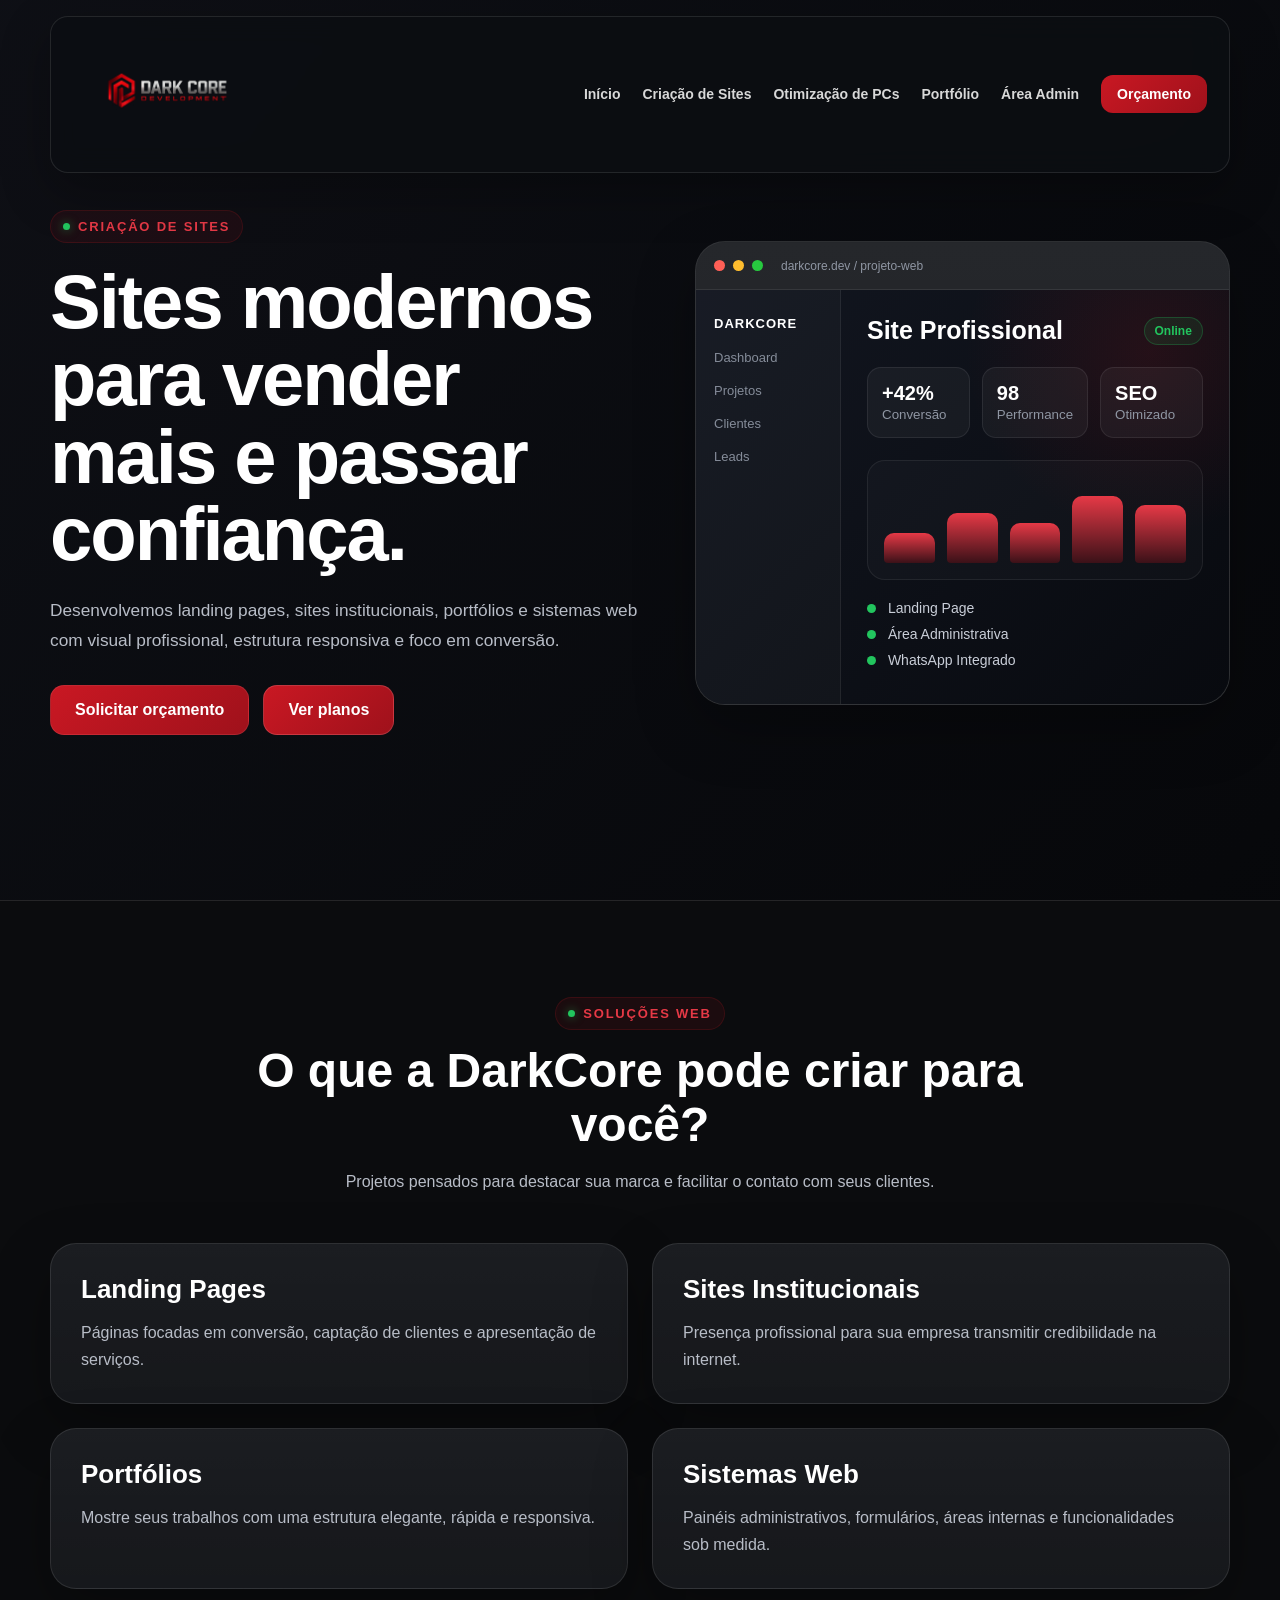
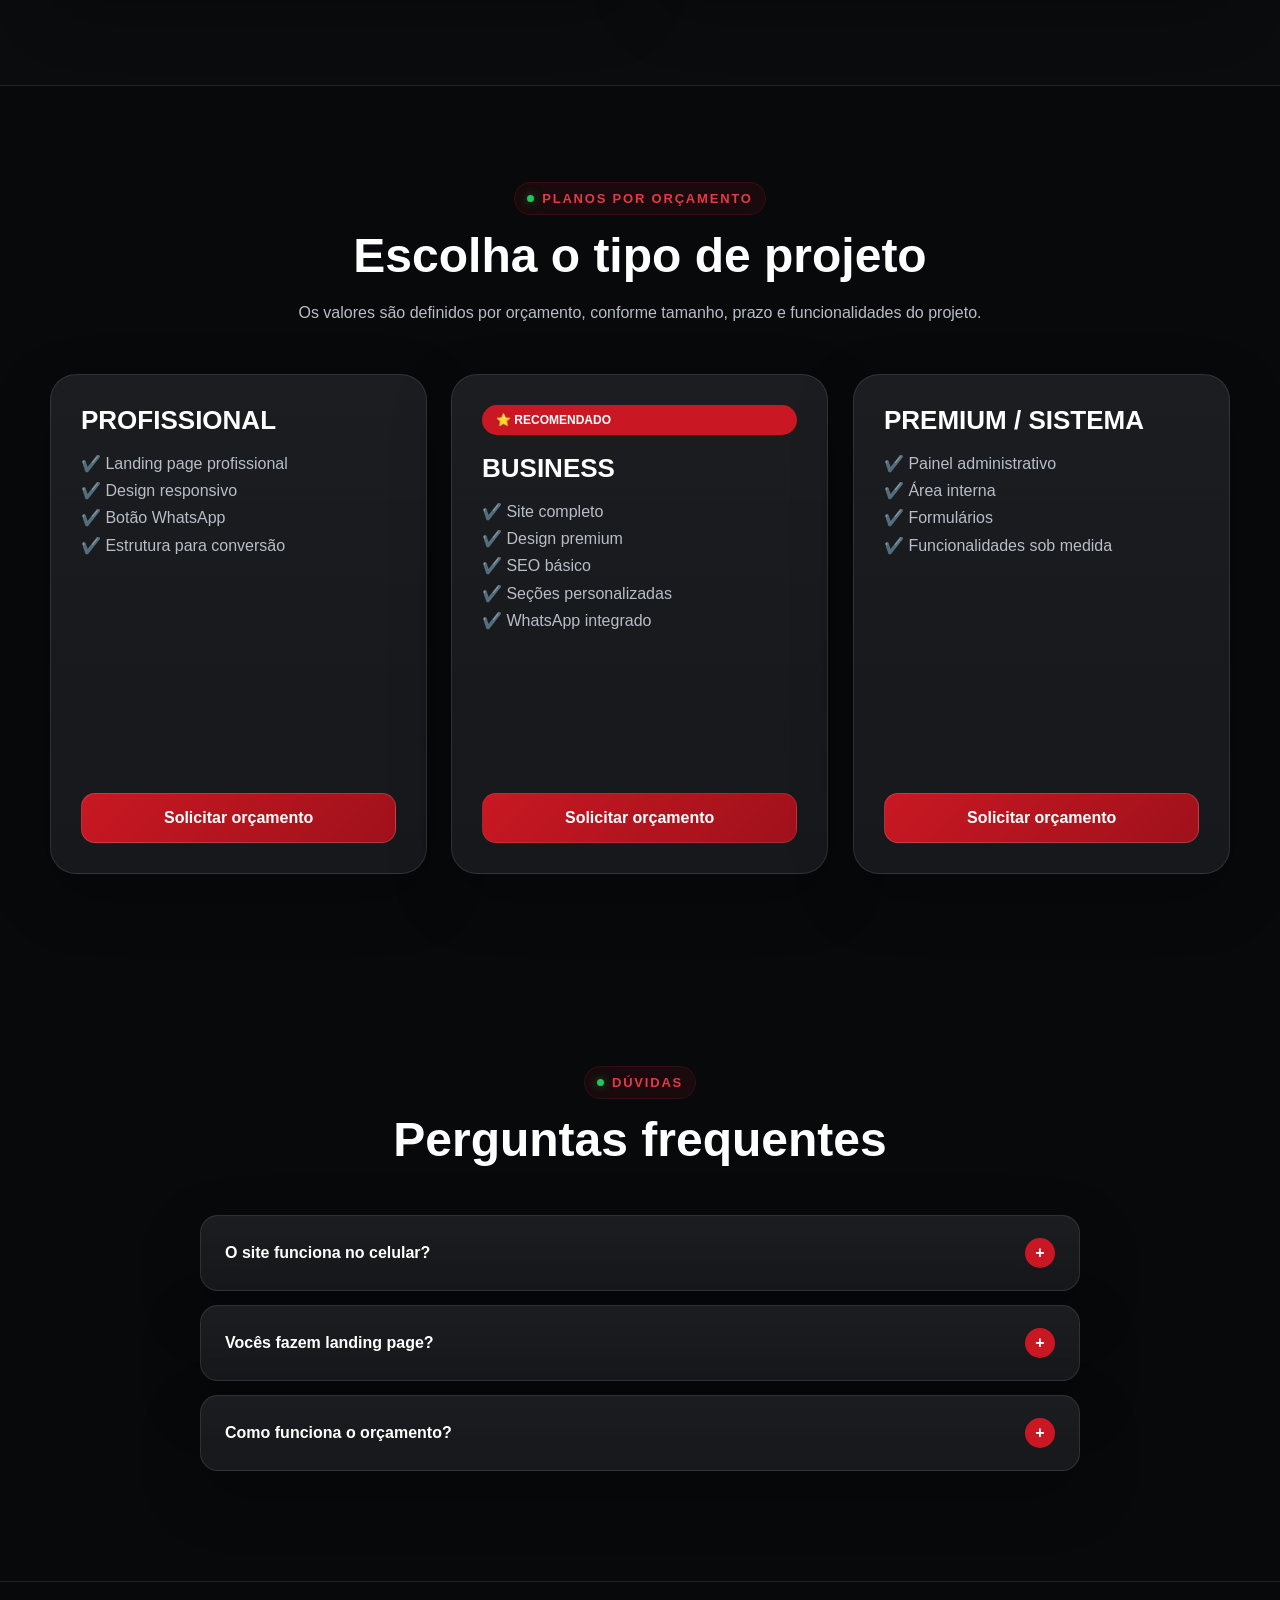
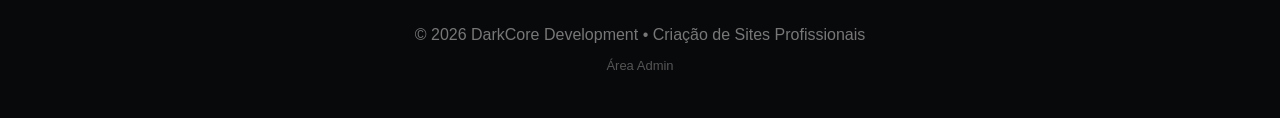
<file: sites.html>
<!DOCTYPE html>
<html lang="pt-BR">
<head>
<meta charset="UTF-8">
<meta name="viewport" content="width=device-width, initial-scale=1.0">
<link rel="stylesheet" href="style.css">
<title>DarkCore | Criação de Sites Profissionais</title>
<meta name="description" content="Criação de sites profissionais, landing pages, portfólios, sistemas web e painéis administrativos.">
</head>
<body>

<div class="page-loader">
    <img src="logo.png" alt="DarkCore" class="loader-logo">
    <span>Carregando DarkCore...</span>
</div>

<div class="scroll-progress"></div>
<nav class="top-nav">
    <div class="nav-logo">
        <img src="logo.png" alt="DarkCore">
    </div>

    <button class="mobile-menu-btn" type="button" aria-label="Abrir menu">☰</button>

    <div class="nav-links">
        <a href="index.html">Início</a>
        <a href="sites.html">Criação de Sites</a>
        <a href="pcs.html">Otimização de PCs</a>
        <a href="portfolio.html">Portfólio</a>
        <a href="login.html">Área Admin</a>
        <a class="nav-cta" href="https://wa.me/5547992235543?text=Olá!%20vim%20pelo%20site%20da%20DarkCore%20e%20quero%20um%20orçamento.">Orçamento</a>
    </div>
</nav>

<header class="hero">
    <div class="container hero-grid">
        <div class="hero-content">
            <span class="kicker">CRIAÇÃO DE SITES</span>
            <h1>Sites modernos para vender mais e passar confiança.</h1>
            <p class="subtitle">
                Desenvolvemos landing pages, sites institucionais, portfólios e sistemas web com visual profissional,
                estrutura responsiva e foco em conversão.
            </p>

            <div class="btn-row">
                <a class="btn" target="_blank" rel="noopener noreferrer"
                   href="https://wa.me/5547992235543?text=Olá!%20vi%20a%20página%20de%20sites%20da%20DarkCore%20e%20quero%20um%20orçamento.">
                   Solicitar orçamento
                </a>
                <a class="btn btn-alt" href="#planos">Ver planos</a>
            </div>
        </div>

        
<div class="hero-card web-mockup-card">
    <div class="browser-top">
        <span></span><span></span><span></span>
        <small>darkcore.dev / projeto-web</small>
    </div>

    <div class="web-mockup">
        <aside>
            <strong>DARKCORE</strong>
            <p>Dashboard</p>
            <p>Projetos</p>
            <p>Clientes</p>
            <p>Leads</p>
        </aside>

        <main>
            <div class="mockup-header">
                <h3>Site Profissional</h3>
                <span>Online</span>
            </div>

            <div class="mockup-stats">
                <div><b>+42%</b><small>Conversão</small></div>
                <div><b>98</b><small>Performance</small></div>
                <div><b>SEO</b><small>Otimizado</small></div>
            </div>

            <div class="mockup-chart">
                <i></i><i></i><i></i><i></i><i></i>
            </div>

            <div class="mockup-list">
                <p><span></span> Landing Page</p>
                <p><span></span> Área Administrativa</p>
                <p><span></span> WhatsApp Integrado</p>
            </div>
        </main>
    </div>
</div>

    </div>
</header>

<section class="section features-dark">
    <div class="container">
        <div class="section-title reveal">
            <span class="kicker">SOLUÇÕES WEB</span>
            <h2>O que a DarkCore pode criar para você?</h2>
            <p>Projetos pensados para destacar sua marca e facilitar o contato com seus clientes.</p>
        </div>

        <div class="feature-grid">
            <div class="feature-card"><h3>Landing Pages</h3><p>Páginas focadas em conversão, captação de clientes e apresentação de serviços.</p></div>
            <div class="feature-card"><h3>Sites Institucionais</h3><p>Presença profissional para sua empresa transmitir credibilidade na internet.</p></div>
            <div class="feature-card"><h3>Portfólios</h3><p>Mostre seus trabalhos com uma estrutura elegante, rápida e responsiva.</p></div>
            <div class="feature-card"><h3>Sistemas Web</h3><p>Painéis administrativos, formulários, áreas internas e funcionalidades sob medida.</p></div>
        </div>
    </div>
</section>

<section class="section" id="planos">
    <div class="container">
        <div class="section-title reveal">
            <span class="kicker">PLANOS POR ORÇAMENTO</span>
            <h2>Escolha o tipo de projeto</h2>
            <p>Os valores são definidos por orçamento, conforme tamanho, prazo e funcionalidades do projeto.</p>
        </div>

        <div class="cards three">
            <div class="card site-plan">
                <h3 id="sitePlan1Title">PROFISSIONAL</h3>
                <p id="sitePlan1Desc">✔️ Landing page profissional<br>✔️ Design responsivo<br>✔️ Botão WhatsApp<br>✔️ Estrutura para conversão</p>
                <a class="btn btn-alt" target="_blank" rel="noopener noreferrer"
                   href="https://wa.me/5547992235543?text=Olá!%20quero%20um%20orçamento%20para%20um%20site%20profissional.">Solicitar orçamento</a>
            </div>

            <div class="card site-plan destaque">
                <div class="badge">⭐ RECOMENDADO</div>
                <h3 id="sitePlan2Title">BUSINESS</h3>
                <p id="sitePlan2Desc">✔️ Site completo<br>✔️ Design premium<br>✔️ SEO básico<br>✔️ Seções personalizadas<br>✔️ WhatsApp integrado</p>
                <a class="btn" target="_blank" rel="noopener noreferrer"
                   href="https://wa.me/5547992235543?text=Olá!%20quero%20um%20orçamento%20para%20um%20site%20business.">Solicitar orçamento</a>
            </div>

            <div class="card site-plan">
                <h3 id="sitePlan3Title">PREMIUM / SISTEMA</h3>
                <p id="sitePlan3Desc">✔️ Painel administrativo<br>✔️ Área interna<br>✔️ Formulários<br>✔️ Funcionalidades sob medida</p>
                <a class="btn btn-alt" target="_blank" rel="noopener noreferrer"
                   href="https://wa.me/5547992235543?text=Olá!%20quero%20um%20orçamento%20para%20um%20projeto%20premium%20ou%20sistema.">Solicitar orçamento</a>
            </div>
        </div>
    </div>
</section>

<section class="section faq">
    <div class="container">
        <div class="section-title reveal">
            <span class="kicker">DÚVIDAS</span>
            <h2>Perguntas frequentes</h2>
        </div>

        <div class="faq-accordion">
            <div class="faq-item"><button class="faq-question" type="button"><span>O site funciona no celular?</span><strong>+</strong></button><div class="faq-answer"><p>Sim. Todos os projetos são responsivos para celular, tablet e computador.</p></div></div>
            <div class="faq-item"><button class="faq-question" type="button"><span>Vocês fazem landing page?</span><strong>+</strong></button><div class="faq-answer"><p>Sim. Criamos landing pages profissionais para captar clientes e vender serviços.</p></div></div>
            <div class="faq-item"><button class="faq-question" type="button"><span>Como funciona o orçamento?</span><strong>+</strong></button><div class="faq-answer"><p>Você chama no WhatsApp, explica sua ideia e montamos uma proposta de acordo com o projeto.</p></div></div>
        </div>
    </div>
</section>

<footer>
    <p>© 2026 DarkCore Development • Criação de Sites Profissionais</p>
    <a class="admin-access" href="login.html">Área Admin</a>
</footer>

<a class="mobile-bottom-cta" target="_blank" rel="noopener noreferrer"
   href="https://wa.me/5547992235543?text=Olá!%20quero%20criar%20um%20site%20com%20a%20DarkCore.">💻 Solicitar orçamento</a>

<script src="site.js"></script>
</body>
</html>
</file>
<file: style.css>
:root{
    --bg:#060606;
    --panel:#0f0f10;
    --panel2:#161618;
    --red:#e50914;
    --red2:#ff1a1a;
    --text:#ffffff;
    --muted:#b8b8b8;
    --line:rgba(255,255,255,.09);
}

*{margin:0;padding:0;box-sizing:border-box}

html{scroll-behavior:smooth}

body{
    background:var(--bg);
    color:var(--text);
    font-family:'Segoe UI',Arial,sans-serif;
    overflow-x:hidden;
}

body::before{
    content:"";
    position:fixed;
    inset:0;
    z-index:-2;
    background:
        radial-gradient(circle at 20% 15%, rgba(229,9,20,.18), transparent 32%),
        radial-gradient(circle at 80% 5%, rgba(229,9,20,.10), transparent 30%),
        linear-gradient(180deg,#050505,#0a0a0b);
}

body::after{
    content:"";
    position:fixed;
    inset:0;
    z-index:-1;
    background:
        linear-gradient(90deg, rgba(255,255,255,.025) 1px, transparent 1px),
        linear-gradient(rgba(255,255,255,.018) 1px, transparent 1px);
    background-size:64px 64px;
    opacity:.35;
}

.page-loader{
    position:fixed;
    inset:0;
    z-index:99999;
    background:#030303;
    display:flex;
    flex-direction:column;
    justify-content:center;
    align-items:center;
    gap:18px;
    color:#aaa;
}

.page-loader.hidden{
    opacity:0;
    visibility:hidden;
    pointer-events:none;
    transition:.45s;
}

.loader-logo{
    width:320px;
    max-width:86%;
    filter:drop-shadow(0 0 22px rgba(229,9,20,.45));
    animation:logoFloat 3.5s ease-in-out infinite;
}

.scroll-progress{
    position:fixed;
    top:0;
    left:0;
    height:4px;
    width:0;
    z-index:9999;
    background:linear-gradient(90deg,var(--red),var(--red2));
    box-shadow:0 0 18px rgba(229,9,20,.8);
}

.top-nav{
    position:fixed;
    top:16px;
    left:50%;
    transform:translateX(-50%);
    width:min(1180px, calc(100% - 28px));
    z-index:999;
    display:flex;
    justify-content:space-between;
    align-items:center;
    padding:12px 16px;
    border:1px solid rgba(255,255,255,.09);
    background:rgba(8,8,8,.72);
    backdrop-filter:blur(14px);
    border-radius:18px;
}

.nav-logo{
    display:flex;
    align-items:center;
    gap:10px;
    text-decoration:none;
    color:#fff;
    font-weight:900;
    letter-spacing:.5px;
}

.nav-logo img{
    width:128px;
    display:block;
}

.nav-links{
    display:flex;
    align-items:center;
    gap:22px;
}

.nav-links a{
    color:#d8d8d8;
    text-decoration:none;
    font-size:14px;
    font-weight:700;
    transition:.25s;
}

.nav-links a:hover{
    color:#fff;
}

.nav-cta{
    background:var(--red);
    color:#fff !important;
    padding:11px 16px;
    border-radius:12px;
    box-shadow:0 0 20px rgba(229,9,20,.22);
}

.hero{
    min-height:100vh;
    padding:135px 20px 90px;
    display:flex;
    align-items:center;
}

.container{
    width:min(1180px, 100%);
    margin:0 auto;
}

.hero-grid{
    display:grid;
    grid-template-columns:1.1fr .9fr;
    gap:42px;
    align-items:center;
}

.hero-content{
    text-align:left;
}

.kicker{
    display:inline-flex;
    align-items:center;
    gap:8px;
    color:#ff4d4d;
    background:rgba(229,9,20,.10);
    border:1px solid rgba(229,9,20,.22);
    padding:8px 12px;
    border-radius:999px;
    font-size:13px;
    font-weight:900;
    letter-spacing:1.8px;
    margin-bottom:20px;
}

h1{
    font-size:clamp(38px, 6vw, 76px);
    line-height:1.02;
    letter-spacing:-2px;
    margin-bottom:22px;
}

h1 span{
    color:var(--red2);
    text-shadow:0 0 24px rgba(229,9,20,.45);
}

.subtitle{
    color:#d4d4d4;
    font-size:1.08rem;
    line-height:1.75;
    max-width:680px;
    margin-bottom:30px;
}

.btn-row{
    display:flex;
    gap:14px;
    flex-wrap:wrap;
}

.btn{
    display:inline-flex;
    justify-content:center;
    align-items:center;
    gap:8px;
    padding:15px 24px;
    background:var(--red);
    color:#fff;
    text-decoration:none;
    border-radius:14px;
    font-weight:900;
    border:1px solid rgba(255,255,255,.08);
    transition:.25s;
}

.btn:hover{
    transform:translateY(-3px);
    box-shadow:0 18px 32px rgba(229,9,20,.24);
}

.btn-alt{
    background:rgba(255,255,255,.04);
    border:1px solid rgba(255,255,255,.14);
}

.hero-card{
    background:
        linear-gradient(180deg, rgba(255,255,255,.045), rgba(255,255,255,.018)),
        var(--panel);
    border:1px solid var(--line);
    border-radius:30px;
    padding:34px;
    box-shadow:0 30px 80px rgba(0,0,0,.45);
    position:relative;
    overflow:hidden;
}

.hero-card::before{
    content:"";
    position:absolute;
    width:260px;
    height:260px;
    background:rgba(229,9,20,.18);
    filter:blur(70px);
    border-radius:50%;
    top:-90px;
    right:-90px;
}

.hero-logo{
    width:100%;
    max-width:520px;
    margin:auto;
    display:block;
    position:relative;
    filter:drop-shadow(0 0 24px rgba(229,9,20,.45));
    animation:logoFloat 4s ease-in-out infinite;
}

@keyframes logoFloat{
    0%,100%{transform:translateY(0)}
    50%{transform:translateY(-10px)}
}

.metrics{
    display:grid;
    grid-template-columns:repeat(3,1fr);
    gap:16px;
    margin-top:26px;
    position:relative;
}

.metric{
    background:rgba(255,255,255,.035);
    border:1px solid var(--line);
    border-radius:18px;
    padding:18px;
    text-align:center;
}

.metric strong{
    display:block;
    color:#fff;
    font-size:25px;
    margin-bottom:5px;
}

.metric span{
    color:var(--muted);
    font-size:13px;
}

.section{
    padding:96px 20px;
}

.section-title{
    text-align:center;
    max-width:780px;
    margin:0 auto 48px;
}

.section-title .kicker{
    margin-bottom:14px;
}

.section-title h2{
    font-size:clamp(30px, 4vw, 48px);
    line-height:1.12;
    margin-bottom:16px;
}

.section-title p{
    color:var(--muted);
    line-height:1.7;
}

.choice-grid,
.cards,
.feature-grid{
    display:grid;
    grid-template-columns:repeat(2,1fr);
    gap:24px;
}

.cards.three{
    grid-template-columns:repeat(3,1fr);
}

.choice-card,
.card,
.feature-card,
.result-card,
.testimonial-card{
    background:
        linear-gradient(180deg, rgba(255,255,255,.045), rgba(255,255,255,.018)),
        var(--panel);
    border:1px solid var(--line);
    border-radius:26px;
    padding:30px;
    transition:.28s;
    position:relative;
    overflow:hidden;
}

.choice-card{
    min-height:320px;
    color:#fff;
    text-decoration:none;
    display:flex;
    flex-direction:column;
    justify-content:space-between;
}

.choice-card:hover,
.card:hover,
.feature-card:hover,
.result-card:hover,
.testimonial-card:hover{
    transform:translateY(-8px);
    border-color:rgba(229,9,20,.44);
    box-shadow:0 24px 55px rgba(0,0,0,.34);
}

.choice-icon{
    width:60px;
    height:60px;
    display:flex;
    justify-content:center;
    align-items:center;
    background:rgba(229,9,20,.14);
    border:1px solid rgba(229,9,20,.28);
    border-radius:18px;
    font-size:28px;
    margin-bottom:22px;
}

.choice-card h2,
.card h3,
.feature-card h3{
    font-size:26px;
    margin-bottom:14px;
}

.choice-card p,
.card p,
.feature-card p,
.testimonial-card p{
    color:#cfcfcf;
    line-height:1.7;
}

.choice-card span{
    margin-top:24px;
    color:#fff;
    font-weight:900;
}

.features-dark{
    background:rgba(255,255,255,.015);
    border-top:1px solid var(--line);
    border-bottom:1px solid var(--line);
}

.badge{
    display:inline-block;
    background:var(--red);
    padding:8px 14px;
    border-radius:999px;
    font-size:12px;
    font-weight:900;
    margin-bottom:18px;
}

.preco{
    margin:24px 0;
    font-size:26px;
    color:var(--red2);
    font-weight:900;
}

.preco span{
    color:#fff;
}

.site-plan,
.pacote-card{
    min-height:500px;
    display:flex;
    flex-direction:column;
}

.site-plan p,
.pacote-card p{
    flex:1;
}

.site-plan .btn,
.pacote-card .btn{
    margin-top:auto;
}

.site-plan .preco{
    display:none;
}

.results{
    background:#080808;
}

.result-box{
    display:grid;
    grid-template-columns:repeat(2, minmax(220px, 1fr));
    gap:22px;
    max-width:720px;
    margin:0 auto;
}

.result-card{
    text-align:center;
}

.result-card h3{
    color:var(--red2);
    margin-bottom:10px;
}

.result-card p{
    font-size:38px;
    font-weight:900;
    color:#fff;
}

.gain{
    text-align:center;
    margin-top:24px;
    color:#00ff66;
    font-size:28px;
    text-shadow:0 0 16px rgba(0,255,102,.28);
}

.faq-accordion{
    max-width:880px;
    margin:0 auto;
}

.faq-item{
    background:var(--panel);
    border:1px solid var(--line);
    border-radius:18px;
    margin:14px 0;
    overflow:hidden;
}

.faq-question{
    width:100%;
    padding:22px 24px;
    display:flex;
    justify-content:space-between;
    align-items:center;
    background:transparent;
    color:#fff;
    border:0;
    cursor:pointer;
    text-align:left;
    font-weight:900;
    font-size:16px;
}

.faq-question span{
    color:#fff;
}

.faq-question strong{
    width:30px;
    height:30px;
    display:flex;
    justify-content:center;
    align-items:center;
    background:var(--red);
    border-radius:50%;
    transition:.25s;
}

.faq-answer{
    max-height:0;
    overflow:hidden;
    padding:0 24px;
    transition:.35s;
}

.faq-answer p{
    color:#cfcfcf;
    line-height:1.7;
    padding-bottom:22px;
}

.faq-item.active .faq-answer{
    max-height:200px;
}

.faq-item.active .faq-question strong{
    transform:rotate(45deg);
}

.back-home{
    position:fixed;
    top:18px;
    left:18px;
    z-index:999;
    color:#fff;
    text-decoration:none;
    background:rgba(17,17,17,.78);
    border:1px solid rgba(255,255,255,.13);
    padding:11px 16px;
    border-radius:12px;
    backdrop-filter:blur(8px);
    font-weight:900;
}

.back-home:hover{
    background:var(--red);
}

footer{
    padding:44px 20px;
    text-align:center;
    color:#777;
    border-top:1px solid var(--line);
}

.admin-access{
    display:inline-block;
    margin-top:14px;
    color:#555;
    text-decoration:none;
    font-size:13px;
}

.admin-access:hover{
    color:var(--red);
}

.mobile-bottom-cta{
    display:none;
}

/* animações elegantes */
.reveal,
.card,
.feature-card,
.choice-card,
.result-card,
.testimonial-card,
.metric{
    opacity:0;
    transform:translateY(26px);
    transition:opacity .7s ease, transform .7s ease;
}

.reveal.visible,
.card.visible,
.feature-card.visible,
.choice-card.visible,
.result-card.visible,
.testimonial-card.visible,
.metric.visible{
    opacity:1;
    transform:translateY(0);
}

@media(max-width:980px){
    .top-nav{
        top:10px;
    }

    .nav-links{
        display:none;
    }

    .hero-grid,
    .choice-grid,
    .cards,
    .cards.three,
    .feature-grid{
        grid-template-columns:1fr;
    }

    .hero{
        padding-top:110px;
    }

    .hero-content{
        text-align:center;
    }

    .btn-row{
        justify-content:center;
    }

    .metrics{
        grid-template-columns:1fr;
    }
}

@media(max-width:640px){
    body{
        padding-bottom:76px;
    }

    .top-nav{
        width:calc(100% - 18px);
    }

    .nav-logo img{
        width:112px;
    }

    .hero{
        padding:105px 14px 58px;
    }

    .section{
        padding:64px 14px;
    }

    .hero-card{
        padding:22px;
        border-radius:24px;
    }

    .choice-card,
    .card,
    .feature-card,
    .result-card,
    .testimonial-card{
        padding:24px;
        border-radius:22px;
    }

    .btn{
        width:100%;
    }

    .mobile-bottom-cta{
        display:block;
        position:fixed;
        left:12px;
        right:12px;
        bottom:12px;
        z-index:9999;
        background:#25d366;
        color:#fff;
        padding:15px;
        border-radius:14px;
        text-decoration:none;
        text-align:center;
        font-weight:900;
        box-shadow:0 0 22px rgba(37,211,102,.35);
    }

    .back-home{
        top:10px;
        left:10px;
        font-size:13px;
        padding:9px 12px;
    }
}

@media(prefers-reduced-motion:reduce){
    *{
        animation:none !important;
        transition:none !important;
    }
}


/* =========================
   DARKCORE CORPORATIVO CLEAN
   Visual mais empresarial
========================= */

:root{
    --bg:#08090b;
    --panel:#111317;
    --panel2:#171a20;
    --red:#c91823;
    --red2:#e63946;
    --text:#ffffff;
    --muted:#b8bdc7;
    --line:rgba(255,255,255,.10);
}

body::before{
    background:
        radial-gradient(circle at 12% 10%, rgba(201,24,35,.10), transparent 32%),
        linear-gradient(180deg,#08090b,#0d0f14) !important;
}

body::after{
    opacity:.18 !important;
    background-size:90px 90px !important;
}

.top-nav{
    background:rgba(12,14,18,.90) !important;
    border:1px solid rgba(255,255,255,.10) !important;
    box-shadow:0 18px 50px rgba(0,0,0,.30) !important;
}

.nav-cta,
.btn,
.choice-card span,
.mobile-bottom-cta{
    background:linear-gradient(135deg,#c91823,#9f111b) !important;
    box-shadow:none !important;
}

.btn:hover,
.nav-cta:hover,
.choice-card:hover,
.card:hover,
.feature-card:hover,
.result-card:hover,
.testimonial-card:hover{
    box-shadow:0 18px 45px rgba(0,0,0,.28) !important;
}

.hero{
    background:
        linear-gradient(135deg, rgba(14,16,22,.96), rgba(7,8,11,.96)),
        radial-gradient(circle at 15% 20%, rgba(201,24,35,.16), transparent 32%) !important;
}

.hero::before,
.hero::after,
header::before,
header::after{
    display:none !important;
}

.hero-card,
.choice-card,
.card,
.feature-card,
.result-card,
.testimonial-card,
.faq-item{
    background:linear-gradient(180deg,rgba(255,255,255,.045),rgba(255,255,255,.02)), #111317 !important;
    border:1px solid rgba(255,255,255,.10) !important;
    box-shadow:0 22px 60px rgba(0,0,0,.28) !important;
}

.hero-logo,
.logo,
.loader-logo{
    filter:drop-shadow(0 10px 22px rgba(0,0,0,.40)) !important;
    animation:none !important;
}

h1{
    color:#ffffff !important;
    text-shadow:none !important;
    letter-spacing:-2px !important;
}

h1 span,
.kicker,
.section-tag{
    color:#e63946 !important;
}

.kicker{
    background:rgba(201,24,35,.09) !important;
    border:1px solid rgba(201,24,35,.18) !important;
}

.section-title h2,
.choice-card h2,
.card h3,
.feature-card h3{
    color:#ffffff !important;
}

.badge{
    background:#c91823 !important;
}

.preco{
    color:#e63946 !important;
}

.faq-question strong{
    background:#c91823 !important;
}

.particles,
.scroll-progress{
    display:none !important;
}

/* Animações mais discretas */
.reveal,
.card,
.feature-card,
.choice-card,
.result-card,
.testimonial-card,
.metric{
    transition:opacity .45s ease, transform .45s ease !important;
}

.choice-card:hover,
.card:hover,
.feature-card:hover,
.result-card:hover,
.testimonial-card:hover{
    transform:translateY(-5px) !important;
}

/* Conteúdo mais corporativo */
.subtitle,
.choice-card p,
.card p,
.feature-card p,
.testimonial-card p,
.faq-answer p{
    color:#b8bdc7 !important;
}

/* Rodapé mais profissional */
footer{
    background:#08090b !important;
    border-top:1px solid rgba(255,255,255,.10) !important;
}

/* Mobile clean */
@media(max-width:640px){
    body{
        background:#08090b !important;
    }

    .hero{
        padding-top:100px !important;
    }
}


/* =========================
   ANIMAÇÕES ESTILO ANALIZZI
   clean, corporativo, cards flutuantes
========================= */

/* navegação flutuante mais suave */
.top-nav{
    animation:navDrop .55s cubic-bezier(.2,.8,.2,1) both;
}

@keyframes navDrop{
    from{opacity:0;transform:translateX(-50%) translateY(-18px)}
    to{opacity:1;transform:translateX(-50%) translateY(0)}
}

/* Hero com entrada em camadas */
.hero-content .kicker{
    animation:fadeSlide .6s ease both;
}

.hero-content h1{
    animation:fadeSlide .7s ease .08s both;
}

.hero-content .subtitle{
    animation:fadeSlide .75s ease .16s both;
}

.hero-content .btn-row{
    animation:fadeSlide .8s ease .24s both;
}

.hero-card{
    animation:mockupEnter .9s cubic-bezier(.2,.8,.2,1) .12s both, mockupFloat 7s ease-in-out infinite 1s;
}

@keyframes fadeSlide{
    from{opacity:0;transform:translateY(24px)}
    to{opacity:1;transform:translateY(0)}
}

@keyframes mockupEnter{
    from{opacity:0;transform:translateY(32px) scale(.96) rotateX(6deg)}
    to{opacity:1;transform:translateY(0) scale(1) rotateX(0)}
}

@keyframes mockupFloat{
    0%,100%{transform:translateY(0)}
    50%{transform:translateY(-10px)}
}

/* Logo sem neon pesado, mas com presença */
.hero-logo{
    animation:softLogoFloat 6s ease-in-out infinite !important;
}

@keyframes softLogoFloat{
    0%,100%{transform:translateY(0) scale(1)}
    50%{transform:translateY(-8px) scale(1.015)}
}

/* Métricas aparecem como mini widgets */
.metric{
    animation:widgetPop .55s ease both;
}

.metric:nth-child(1){animation-delay:.25s}
.metric:nth-child(2){animation-delay:.35s}
.metric:nth-child(3){animation-delay:.45s}

@keyframes widgetPop{
    from{opacity:0;transform:translateY(18px) scale(.94)}
    to{opacity:1;transform:translateY(0) scale(1)}
}

/* Cards com movimento estilo dashboard */
.choice-card,
.card,
.feature-card,
.result-card,
.testimonial-card,
.faq-item{
    will-change:transform, opacity;
    transform-style:preserve-3d;
}

.choice-card.visible,
.card.visible,
.feature-card.visible,
.result-card.visible,
.testimonial-card.visible,
.metric.visible,
.reveal.visible{
    animation:revealAnalizzi .72s cubic-bezier(.2,.8,.2,1) both;
}

@keyframes revealAnalizzi{
    from{
        opacity:0;
        transform:translateY(30px) scale(.985);
        filter:blur(6px);
    }
    to{
        opacity:1;
        transform:translateY(0) scale(1);
        filter:blur(0);
    }
}

/* hover leve igual software corporativo */
.choice-card:hover,
.card:hover,
.feature-card:hover,
.result-card:hover,
.testimonial-card:hover{
    transform:translateY(-8px) scale(1.01) !important;
    border-color:rgba(255,255,255,.18) !important;
}

/* brilho interno seguindo mouse */
.choice-card::before,
.card::before,
.feature-card::before,
.result-card::before,
.testimonial-card::before,
.hero-card::before{
    content:"";
    position:absolute;
    inset:0;
    background:radial-gradient(circle at var(--mx, 50%) var(--my, 50%), rgba(255,255,255,.10), transparent 34%);
    opacity:0;
    transition:.25s;
    pointer-events:none;
}

.choice-card:hover::before,
.card:hover::before,
.feature-card:hover::before,
.result-card:hover::before,
.testimonial-card:hover::before,
.hero-card:hover::before{
    opacity:1;
}

/* botões com shimmer discreto */
.btn,
.nav-cta,
.choice-card span,
.mobile-bottom-cta{
    position:relative;
    overflow:hidden;
}

.btn::after,
.nav-cta::after,
.choice-card span::after,
.mobile-bottom-cta::after{
    content:"";
    position:absolute;
    top:0;
    left:-120%;
    width:80%;
    height:100%;
    background:linear-gradient(90deg, transparent, rgba(255,255,255,.20), transparent);
    transition:.55s;
}

.btn:hover::after,
.nav-cta:hover::after,
.choice-card:hover span::after,
.mobile-bottom-cta:hover::after{
    left:130%;
}

/* FAQ estilo acordeão suave */
.faq-answer{
    transition:max-height .38s cubic-bezier(.2,.8,.2,1), padding .38s cubic-bezier(.2,.8,.2,1);
}

.faq-item.active{
    border-color:rgba(201,24,35,.32) !important;
}

/* efeito linha de sistema operacional */
.section-title .kicker,
.hero-content .kicker{
    position:relative;
}

.section-title .kicker::before,
.hero-content .kicker::before{
    content:"";
    width:7px;
    height:7px;
    background:#22c55e;
    border-radius:50%;
    box-shadow:0 0 10px rgba(34,197,94,.55);
}

/* scroll progress volta como detalhe corporate */
.scroll-progress{
    display:block !important;
    height:3px !important;
    background:linear-gradient(90deg,#c91823,#ffffff33,#c91823) !important;
    box-shadow:none !important;
}

/* Loader mais parecido com SaaS */
.page-loader{
    background:#08090b !important;
}

.page-loader span{
    letter-spacing:1px;
    text-transform:uppercase;
    font-size:12px;
}

/* Deixa cards com delays alternados */
.choice-grid .choice-card:nth-child(1),
.cards .card:nth-child(1),
.feature-grid .feature-card:nth-child(1){
    animation-delay:.05s;
}

.choice-grid .choice-card:nth-child(2),
.cards .card:nth-child(2),
.feature-grid .feature-card:nth-child(2){
    animation-delay:.13s;
}

.cards .card:nth-child(3),
.feature-grid .feature-card:nth-child(3){
    animation-delay:.21s;
}

.feature-grid .feature-card:nth-child(4){
    animation-delay:.29s;
}

/* Admin e login respeitam estilo */
@media(max-width:768px){
    .hero-card{
        animation:mockupEnter .75s cubic-bezier(.2,.8,.2,1) .1s both;
    }

    .choice-card:hover,
    .card:hover,
    .feature-card:hover{
        transform:translateY(-4px) scale(1.005) !important;
    }
}


/* =========================
   AJUSTE FINAL: LOGO MAIOR + CARDS CLEAN
========================= */

/* Logo maior na barra superior */
.nav-logo img{
    width:180px !important;
    height:auto !important;
}

/* Barra superior um pouco mais espaçosa para a logo */
.top-nav{
    padding:14px 22px !important;
}

/* Remove o botão/faixa vermelha dos cards da home */
.choice-card span{
    background:transparent !important;
    color:#ff4d4d !important;
    padding:0 !important;
    border-radius:0 !important;
    box-shadow:none !important;

    display:inline-flex !important;
    align-items:center !important;
    gap:8px !important;

    width:auto !important;
    font-weight:800 !important;
    position:relative !important;
}

/* Linha pequena elegante no lugar da faixa vermelha */
.choice-card span::before{
    content:"";
    position:absolute;
    left:0;
    bottom:-7px;
    width:42px;
    height:2px;
    background:#ff4d4d;
    border-radius:4px;
    transition:.35s ease;
}

.choice-card:hover span::before{
    width:100%;
}

/* Desativa shimmer antigo no span dos cards */
.choice-card span::after{
    display:none !important;
}

/* Cards mais corporativos e limpos */
.choice-card{
    justify-content:flex-start !important;
    gap:18px !important;
}

.choice-card p{
    margin-bottom:26px !important;
}

/* Ícones menos “quadradão gamer” */
.choice-icon{
    background:rgba(255,255,255,.045) !important;
    border:1px solid rgba(255,255,255,.10) !important;
}

/* Mobile */
@media(max-width:768px){
    .nav-logo img{
        width:145px !important;
    }

    .top-nav{
        padding:12px 14px !important;
    }
}


/* =========================
   OTIMIZAÇÃO RESPONSIVA FINAL
   PC / TABLET / CELULAR
========================= */

/* Evita qualquer estouro lateral */
html,
body{
    width:100%;
    max-width:100%;
    overflow-x:hidden !important;
}

/* Imagens sempre fluidas */
img{
    max-width:100%;
    height:auto;
}

/* Desktop grande */
@media(min-width:1200px){
    .container{
        max-width:1180px;
    }

    .hero{
        min-height:100vh;
    }

    .hero-grid{
        grid-template-columns:1.05fr .95fr;
        gap:54px;
    }

    .hero-logo{
        max-width:560px;
    }

    .nav-logo img{
        width:190px !important;
    }
}

/* Notebook e desktop comum */
@media(min-width:981px) and (max-width:1199px){
    .container{
        max-width:1040px;
    }

    .hero{
        padding:125px 22px 72px;
    }

    .hero-grid{
        gap:34px;
    }

    h1{
        font-size:56px;
    }

    .hero-logo{
        max-width:480px;
    }

    .nav-logo img{
        width:165px !important;
    }

    .cards.three{
        gap:20px;
    }

    .card{
        padding:26px 22px;
    }
}

/* Tablet paisagem */
@media(min-width:769px) and (max-width:980px){
    .top-nav{
        width:calc(100% - 28px);
        top:12px;
    }

    .nav-logo img{
        width:155px !important;
    }

    .nav-links{
        display:none !important;
    }

    .hero{
        min-height:auto;
        padding:120px 24px 74px;
    }

    .hero-grid{
        grid-template-columns:1fr;
        gap:34px;
        text-align:center;
    }

    .hero-content{
        text-align:center;
    }

    h1{
        font-size:50px;
        max-width:780px;
        margin-left:auto;
        margin-right:auto;
    }

    .subtitle{
        max-width:720px;
        margin-left:auto;
        margin-right:auto;
    }

    .btn-row{
        justify-content:center;
    }

    .hero-card{
        max-width:720px;
        margin:0 auto;
    }

    .hero-logo{
        max-width:500px;
    }

    .choice-grid,
    .cards.three,
    .feature-grid,
    .cards{
        grid-template-columns:repeat(2, minmax(0,1fr));
    }

    .cards.three .card:nth-child(3){
        grid-column:1 / -1;
        max-width:520px;
        margin:0 auto;
        width:100%;
    }

    .section{
        padding:78px 24px;
    }

    .section-title h2{
        font-size:38px;
    }
}

/* Tablet retrato e celulares grandes */
@media(min-width:641px) and (max-width:768px){
    .top-nav{
        width:calc(100% - 22px);
        top:10px;
        padding:12px 14px !important;
    }

    .nav-logo img{
        width:145px !important;
    }

    .nav-links{
        display:none !important;
    }

    body{
        padding-bottom:76px;
    }

    .hero{
        min-height:auto;
        padding:112px 20px 64px;
    }

    .hero-grid{
        grid-template-columns:1fr;
        gap:30px;
    }

    .hero-content{
        text-align:center;
    }

    h1{
        font-size:42px;
        line-height:1.08;
        letter-spacing:-1.2px !important;
    }

    .subtitle{
        font-size:1rem;
        max-width:620px;
        margin-left:auto;
        margin-right:auto;
    }

    .btn-row{
        justify-content:center;
    }

    .btn{
        width:auto;
        min-width:230px;
    }

    .hero-card{
        max-width:620px;
        margin:0 auto;
        padding:26px;
    }

    .hero-logo{
        max-width:430px;
    }

    .metrics{
        grid-template-columns:repeat(3,1fr);
    }

    .choice-grid,
    .feature-grid,
    .cards,
    .cards.three{
        grid-template-columns:1fr;
        max-width:520px;
        margin-left:auto;
        margin-right:auto;
    }

    .section{
        padding:68px 20px;
    }

    .section-title h2{
        font-size:32px;
    }

    .mobile-bottom-cta{
        display:block;
    }
}

/* Celular */
@media(max-width:640px){
    body{
        padding-bottom:78px;
    }

    .top-nav{
        width:calc(100% - 18px);
        top:9px;
        padding:10px 12px !important;
        border-radius:16px;
    }

    .nav-logo img{
        width:128px !important;
    }

    .nav-links{
        display:none !important;
    }

    .hero{
        min-height:auto;
        padding:102px 14px 54px;
    }

    .hero-grid{
        grid-template-columns:1fr;
        gap:26px;
    }

    .hero-content{
        text-align:center;
    }

    .kicker{
        font-size:11px;
        letter-spacing:1.2px;
        padding:7px 10px;
    }

    h1{
        font-size:34px !important;
        line-height:1.08;
        letter-spacing:-1px !important;
    }

    .subtitle{
        font-size:.95rem;
        line-height:1.65;
        margin-bottom:24px;
    }

    .btn-row{
        flex-direction:column;
        align-items:center;
        width:100%;
    }

    .btn{
        width:100%;
        max-width:360px;
        min-height:48px;
        padding:14px 18px;
        font-size:14px;
    }

    .hero-card{
        width:100%;
        padding:22px 18px;
        border-radius:22px;
    }

    .hero-logo{
        max-width:320px;
    }

    .metrics{
        grid-template-columns:1fr;
        gap:12px;
    }

    .metric{
        padding:15px;
    }

    .section{
        padding:58px 14px;
    }

    .section-title{
        margin-bottom:30px;
    }

    .section-title h2{
        font-size:28px;
        line-height:1.18;
    }

    .choice-grid,
    .feature-grid,
    .cards,
    .cards.three{
        grid-template-columns:1fr !important;
        gap:18px;
        max-width:380px;
        margin-left:auto;
        margin-right:auto;
    }

    .choice-card,
    .card,
    .feature-card,
    .result-card,
    .testimonial-card{
        width:100%;
        min-height:auto;
        padding:22px;
        border-radius:20px;
    }

    .choice-icon{
        width:52px;
        height:52px;
        font-size:24px;
        margin-bottom:16px;
    }

    .choice-card h2,
    .card h3,
    .feature-card h3{
        font-size:23px;
    }

    .choice-card p,
    .card p,
    .feature-card p{
        font-size:.95rem;
    }

    .site-plan,
    .pacote-card{
        min-height:auto !important;
    }

    .preco{
        font-size:24px;
    }

    .result-box{
        grid-template-columns:1fr;
        max-width:360px;
    }

    .result-card p{
        font-size:34px;
    }

    .gain{
        font-size:24px;
    }

    .faq-question{
        padding:18px;
        font-size:15px;
    }

    .faq-answer{
        padding:0 18px;
    }

    footer{
        padding:34px 14px 96px;
        font-size:14px;
    }

    .mobile-bottom-cta{
        display:block !important;
        left:10px;
        right:10px;
        bottom:10px;
        padding:14px;
        font-size:14px;
    }
}

/* Celular pequeno */
@media(max-width:390px){
    h1{
        font-size:30px !important;
    }

    .hero-logo{
        max-width:280px;
    }

    .nav-logo img{
        width:118px !important;
    }

    .choice-card,
    .card,
    .feature-card{
        padding:20px 18px;
    }

    .btn{
        font-size:13px;
    }
}


/* =========================
   MENU MOBILE CORRIGIDO
========================= */

.mobile-menu-btn{
    display:none;
    background:rgba(255,255,255,.06);
    border:1px solid rgba(255,255,255,.12);
    color:#fff;
    width:42px;
    height:42px;
    border-radius:12px;
    font-size:22px;
    cursor:pointer;
}

@media(max-width:980px){
    .top-nav{
        display:flex !important;
        justify-content:space-between !important;
        align-items:center !important;
        gap:12px !important;
    }

    .mobile-menu-btn{
        display:flex;
        justify-content:center;
        align-items:center;
    }

    .nav-links{
        display:none !important;
        position:absolute;
        top:calc(100% + 10px);
        left:0;
        right:0;
        flex-direction:column;
        gap:10px;
        padding:14px;
        background:rgba(12,14,18,.97);
        border:1px solid rgba(255,255,255,.10);
        border-radius:16px;
        backdrop-filter:blur(14px);
        box-shadow:0 18px 50px rgba(0,0,0,.35);
    }

    .top-nav.menu-open .nav-links{
        display:flex !important;
    }

    .nav-links a{
        width:100%;
        padding:13px 14px;
        border-radius:12px;
        background:rgba(255,255,255,.035);
        text-align:center;
        font-size:14px;
    }

    .nav-links a:hover{
        background:rgba(201,24,35,.14);
    }

    .nav-cta{
        background:linear-gradient(135deg,#c91823,#9f111b) !important;
    }
}

@media(max-width:640px){
    .top-nav{
        min-height:64px;
    }

    .nav-logo img{
        width:138px !important;
    }

    .mobile-menu-btn{
        width:40px;
        height:40px;
        font-size:21px;
    }
}


/* =========================
   MOCKUPS PROFISSIONAIS DARKCORE
   Telas à direita estilo SaaS/corporativo
========================= */

.web-mockup-card,
.pc-mockup-card{
    padding:0 !important;
    overflow:hidden !important;
    min-height:460px;
    transform:perspective(1200px) rotateY(-8deg) rotateX(2deg);
    transition:.35s ease;
}

.web-mockup-card:hover,
.pc-mockup-card:hover{
    transform:perspective(1200px) rotateY(-4deg) rotateX(1deg) translateY(-6px) !important;
}

.browser-top{
    height:48px;
    display:flex;
    align-items:center;
    gap:8px;
    padding:0 18px;
    background:rgba(255,255,255,.045);
    border-bottom:1px solid rgba(255,255,255,.08);
}

.browser-top span{
    width:11px;
    height:11px;
    border-radius:50%;
    display:block;
}

.browser-top span:nth-child(1){background:#ff5f56}
.browser-top span:nth-child(2){background:#ffbd2e}
.browser-top span:nth-child(3){background:#27c93f}

.browser-top small{
    margin-left:10px;
    color:#8f96a3;
    font-size:12px;
}

.web-mockup,
.performance-mockup{
    height:100%;
    min-height:412px;
    background:
        radial-gradient(circle at 85% 15%, rgba(201,24,35,.13), transparent 32%),
        linear-gradient(135deg,#121620,#080a0f);
}

.web-mockup{
    display:grid;
    grid-template-columns:145px 1fr;
}

.web-mockup aside{
    padding:24px 18px;
    background:rgba(255,255,255,.025);
    border-right:1px solid rgba(255,255,255,.07);
    text-align:left;
}

.web-mockup aside strong{
    color:#fff;
    font-size:13px;
    letter-spacing:1px;
}

.web-mockup aside p{
    color:#858c99;
    margin-top:18px;
    font-size:13px;
}

.web-mockup main{
    padding:26px;
    text-align:left;
}

.mockup-header{
    display:flex;
    justify-content:space-between;
    gap:14px;
    align-items:center;
    margin-bottom:22px;
}

.mockup-header h3{
    font-size:25px;
    margin:0;
}

.mockup-header span{
    color:#22c55e;
    background:rgba(34,197,94,.10);
    border:1px solid rgba(34,197,94,.25);
    padding:6px 10px;
    border-radius:999px;
    font-size:12px;
    font-weight:800;
}

.mockup-stats,
.perf-grid{
    display:grid;
    grid-template-columns:repeat(3,1fr);
    gap:12px;
    margin-bottom:22px;
}

.mockup-stats div,
.perf-grid div{
    background:rgba(255,255,255,.045);
    border:1px solid rgba(255,255,255,.08);
    border-radius:14px;
    padding:14px;
}

.mockup-stats b,
.perf-grid b{
    display:block;
    color:#fff;
    font-size:20px;
}

.mockup-stats small,
.perf-grid small{
    color:#8f96a3;
}

.mockup-chart{
    height:120px;
    display:flex;
    align-items:end;
    gap:12px;
    padding:16px;
    background:rgba(255,255,255,.025);
    border:1px solid rgba(255,255,255,.07);
    border-radius:18px;
    margin-bottom:20px;
}

.mockup-chart i{
    flex:1;
    display:block;
    border-radius:10px 10px 4px 4px;
    background:linear-gradient(180deg,#e63946,#3b1118);
    animation:barPulse 2.8s ease-in-out infinite;
}

.mockup-chart i:nth-child(1){height:35%}
.mockup-chart i:nth-child(2){height:58%;animation-delay:.15s}
.mockup-chart i:nth-child(3){height:46%;animation-delay:.30s}
.mockup-chart i:nth-child(4){height:78%;animation-delay:.45s}
.mockup-chart i:nth-child(5){height:68%;animation-delay:.60s}

@keyframes barPulse{
    0%,100%{opacity:.72;transform:scaleY(.96)}
    50%{opacity:1;transform:scaleY(1.04)}
}

.mockup-list p,
.status-lines p{
    color:#c9ced8;
    margin:10px 0;
    font-size:14px;
}

.mockup-list span{
    display:inline-block;
    width:9px;
    height:9px;
    border-radius:50%;
    background:#22c55e;
    margin-right:8px;
}

/* Performance mockup */
.performance-mockup{
    padding:28px;
    text-align:left;
}

.fps-box{
    background:
        radial-gradient(circle at 70% 20%, rgba(34,197,94,.12), transparent 28%),
        rgba(255,255,255,.04);
    border:1px solid rgba(255,255,255,.08);
    border-radius:22px;
    padding:24px;
    margin-bottom:18px;
}

.fps-box small{
    color:#8f96a3;
    font-weight:800;
    letter-spacing:1.4px;
}

.fps-box strong{
    display:block;
    font-size:64px;
    line-height:1;
    margin:8px 0;
    color:#fff;
}

.fps-box p{
    color:#22c55e;
    font-weight:800;
}

.perf-grid{
    grid-template-columns:repeat(2,1fr);
}

.line-chart{
    height:100px;
    display:flex;
    align-items:center;
    gap:10px;
    padding:12px;
    border-radius:18px;
    background:rgba(255,255,255,.025);
    border:1px solid rgba(255,255,255,.07);
    margin-bottom:18px;
}

.line-chart i{
    flex:1;
    height:4px;
    background:#e63946;
    border-radius:999px;
    box-shadow:0 0 12px rgba(230,57,70,.35);
    transform:rotate(-10deg);
    animation:lineGlow 2s ease-in-out infinite alternate;
}

.line-chart i:nth-child(2){transform:rotate(8deg);animation-delay:.1s}
.line-chart i:nth-child(3){transform:rotate(-4deg);animation-delay:.2s}
.line-chart i:nth-child(4){transform:rotate(12deg);animation-delay:.3s}
.line-chart i:nth-child(5){transform:rotate(-8deg);animation-delay:.4s}
.line-chart i:nth-child(6){transform:rotate(5deg);animation-delay:.5s}

@keyframes lineGlow{
    from{opacity:.55}
    to{opacity:1}
}

.status-lines{
    display:grid;
    gap:6px;
}

@media(max-width:980px){
    .web-mockup-card,
    .pc-mockup-card{
        transform:none;
        max-width:720px;
        margin:0 auto;
    }
}

@media(max-width:640px){
    .web-mockup{
        grid-template-columns:1fr;
    }

    .web-mockup aside{
        display:none;
    }

    .web-mockup main,
    .performance-mockup{
        padding:20px;
    }

    .mockup-stats,
    .perf-grid{
        grid-template-columns:1fr;
    }

    .fps-box strong{
        font-size:52px;
    }

    .web-mockup-card,
    .pc-mockup-card{
        min-height:auto;
    }
}


/* =========================================================
   CORREÇÃO DARKCORE PCS - mockup menor e sem sobreposição
   Ajuste feito para a página pcs.html
========================================================= */
.pcs-page .top-nav{
    padding:10px 16px !important;
}

.pcs-page .nav-logo img{
    width:150px !important;
    max-height:58px !important;
    object-fit:contain !important;
}

.pcs-page .hero{
    min-height:100svh !important;
    padding:112px 20px 48px !important;
    align-items:center !important;
}

.pcs-page .hero-grid{
    grid-template-columns:1.05fr .85fr !important;
    gap:42px !important;
    align-items:center !important;
}

.pcs-page h1{
    font-size:clamp(42px, 4.8vw, 66px) !important;
    line-height:1.04 !important;
}

.pcs-page .pc-mockup-card{
    min-height:0 !important;
    max-width:510px !important;
    margin-left:auto !important;
}

.pcs-page .pc-mockup-card .browser-top{
    display:none !important;
}

.pcs-page .performance-mockup{
    min-height:0 !important;
    height:auto !important;
    padding:22px !important;
}

.pcs-page .fps-box{
    padding:18px 20px !important;
    margin-bottom:14px !important;
    border-radius:18px !important;
}

.pcs-page .fps-box strong{
    font-size:52px !important;
    margin:6px 0 !important;
}

.pcs-page .perf-grid{
    gap:10px !important;
    margin-bottom:14px !important;
}

.pcs-page .perf-grid div{
    padding:12px !important;
    border-radius:13px !important;
}

.pcs-page .perf-grid b{
    font-size:18px !important;
}

.pcs-page .line-chart{
    height:76px !important;
    margin-bottom:14px !important;
}

.pcs-page .status-lines{
    gap:3px !important;
}

.pcs-page .status-lines p{
    margin:6px 0 !important;
    font-size:13px !important;
}

@media(min-width:1200px){
    .pcs-page .container{
        max-width:1120px !important;
    }
}

@media(max-width:980px){
    .pcs-page .hero{
        min-height:auto !important;
        padding:108px 20px 58px !important;
    }

    .pcs-page .hero-grid{
        grid-template-columns:1fr !important;
    }

    .pcs-page .pc-mockup-card{
        margin:0 auto !important;
        max-width:620px !important;
    }
}

@media(max-width:640px){
    .pcs-page .nav-logo img{
        width:132px !important;
        max-height:48px !important;
    }

    .pcs-page .hero{
        padding-top:96px !important;
    }

    .pcs-page h1{
        font-size:40px !important;
    }

    .pcs-page .performance-mockup{
        padding:18px !important;
    }

    .pcs-page .line-chart{
        height:64px !important;
    }
}


/* Ajuste largura página PCs */
.pcs-page .hero-grid{
    grid-template-columns: 1fr 1.15fr;
    gap: 60px;
}

.pcs-page .pc-mockup-card{
    width: 100%;
    max-width: 620px;
    justify-self: end;
    min-height: 520px;
}


/* =========================================================
   CORREÇÃO FINAL: altura da barra fixa na página de PCs
   Deixa igual às outras páginas do site
========================================================= */
.pcs-page .top-nav{
    width:min(1180px, calc(100% - 28px)) !important;
    padding:14px 22px !important;
    min-height:82px !important;
    align-items:center !important;
}

.pcs-page .nav-logo img{
    width:180px !important;
    height:auto !important;
    max-height:none !important;
    object-fit:contain !important;
}

.pcs-page .nav-links{
    align-items:center !important;
}

@media(max-width:640px){
    .pcs-page .top-nav{
        min-height:70px !important;
        padding:12px 16px !important;
    }
    .pcs-page .nav-logo img{
        width:150px !important;
    }
}
</file>
<file: admin.css>
/* =========================
   DARKCORE ADMIN CORPORATIVO PREMIUM
========================= */

:root{
    --bg:#060606;
    --panel:#0f0f10;
    --panel2:#161618;
    --red:#e50914;
    --red2:#ff1a1a;
    --text:#ffffff;
    --muted:#b8b8b8;
    --line:rgba(255,255,255,.09);
}

*{
    margin:0;
    padding:0;
    box-sizing:border-box;
}

body{
    min-height:100vh;
    background:
        radial-gradient(circle at 15% 10%, rgba(229,9,20,.17), transparent 32%),
        radial-gradient(circle at 85% 5%, rgba(229,9,20,.10), transparent 28%),
        linear-gradient(180deg,#050505,#0a0a0b);
    color:var(--text);
    font-family:'Segoe UI',Arial,sans-serif;
}

body::after{
    content:"";
    position:fixed;
    inset:0;
    z-index:-1;
    background:
        linear-gradient(90deg, rgba(255,255,255,.025) 1px, transparent 1px),
        linear-gradient(rgba(255,255,255,.018) 1px, transparent 1px);
    background-size:64px 64px;
    opacity:.35;
}

.admin-container{
    display:flex;
    min-height:100vh;
}

.sidebar{
    width:300px;
    background:rgba(10,10,10,.84);
    border-right:1px solid var(--line);
    padding:26px 20px;
    backdrop-filter:blur(14px);
    box-shadow:16px 0 50px rgba(0,0,0,.28);
}

.admin-brand{
    display:flex;
    flex-direction:column;
    align-items:center;
    gap:12px;
    margin-bottom:34px;
    padding:18px;
    background:linear-gradient(180deg, rgba(255,255,255,.045), rgba(255,255,255,.018));
    border:1px solid var(--line);
    border-radius:22px;
}

.admin-brand img{
    width:190px;
    max-width:100%;
    filter:drop-shadow(0 0 18px rgba(229,9,20,.35));
}

.admin-brand span{
    color:#d8d8d8;
    font-size:13px;
    font-weight:900;
    letter-spacing:2px;
    text-transform:uppercase;
}

.sidebar ul{
    list-style:none;
    display:flex;
    flex-direction:column;
    gap:10px;
}

.sidebar li{
    padding:15px 16px;
    border-radius:14px;
    cursor:pointer;
    transition:.25s;
    background:rgba(255,255,255,.035);
    border:1px solid rgba(255,255,255,.06);
    color:#e8e8e8;
    font-weight:800;
}

.sidebar li:hover{
    background:rgba(229,9,20,.16);
    border-color:rgba(229,9,20,.40);
    transform:translateX(5px);
}

.content{
    flex:1;
    width:100%;
    max-width:1280px;
    margin:0 auto;
    padding:42px;
}

.admin-header{
    display:flex;
    justify-content:space-between;
    align-items:center;
    gap:18px;
    margin-bottom:28px;
    padding:26px;
    background:linear-gradient(180deg, rgba(255,255,255,.045), rgba(255,255,255,.018));
    border:1px solid var(--line);
    border-radius:24px;
}

.admin-kicker{
    display:inline-block;
    color:#ff4d4d;
    background:rgba(229,9,20,.10);
    border:1px solid rgba(229,9,20,.22);
    padding:7px 11px;
    border-radius:999px;
    font-size:12px;
    font-weight:900;
    letter-spacing:1.6px;
    margin-bottom:12px;
}

.content h1{
    color:#fff;
    font-size:34px;
    letter-spacing:-.5px;
}

.site-link{
    color:#fff;
    text-decoration:none;
    background:var(--red);
    padding:12px 16px;
    border-radius:12px;
    font-weight:900;
    white-space:nowrap;
}

.tab{
    display:none;
}

.tab.active{
    display:block;
    animation:fadeAdmin .45s ease both;
}

@keyframes fadeAdmin{
    from{opacity:0;transform:translateY(18px)}
    to{opacity:1;transform:translateY(0)}
}

.cards{
    display:grid;
    grid-template-columns:repeat(auto-fit,minmax(220px,1fr));
    gap:20px;
}

.card{
    background:linear-gradient(180deg, rgba(255,255,255,.045), rgba(255,255,255,.018));
    border:1px solid var(--line);
    border-radius:22px;
    padding:28px;
    text-align:center;
    transition:.25s;
}

.card:hover{
    transform:translateY(-6px);
    border-color:rgba(229,9,20,.40);
    box-shadow:0 24px 55px rgba(0,0,0,.25);
}

.card h3{
    color:#d8d8d8;
    margin-bottom:12px;
}

.card span{
    color:var(--red2);
    font-size:30px;
    font-weight:900;
}

.admin-note{
    margin:22px 0;
    background:rgba(229,9,20,.08);
    border:1px solid rgba(229,9,20,.22);
    border-left:4px solid var(--red);
    padding:18px;
    border-radius:16px;
    color:#d8d8d8;
}

.form-group{
    margin-bottom:20px;
}

.form-group label{
    display:block;
    margin-bottom:8px;
    color:#d8d8d8;
    font-weight:800;
}

.form-group input,
textarea{
    width:100%;
    max-width:850px;
    padding:15px;
    border:1px solid var(--line);
    border-radius:14px;
    background:rgba(255,255,255,.045);
    color:#fff;
    outline:none;
    transition:.25s;
}

.form-group input:focus,
textarea:focus{
    border-color:rgba(229,9,20,.55);
    box-shadow:0 0 0 4px rgba(229,9,20,.10);
}

textarea{
    resize:vertical;
    line-height:1.6;
    min-height:120px;
    margin-bottom:10px;
}

button,
.import-label{
    display:inline-block;
    background:var(--red);
    color:#fff;
    border:none;
    padding:14px 22px;
    border-radius:14px;
    cursor:pointer;
    font-weight:900;
    transition:.25s;
    margin-right:10px;
    margin-top:10px;
    text-decoration:none;
}

button:hover,
.import-label:hover{
    transform:translateY(-3px);
    box-shadow:0 18px 32px rgba(229,9,20,.24);
}

.import-label input{
    display:none;
}

.backup-actions{
    margin-top:24px;
}

#sites textarea{
    min-height:125px;
}

@media(max-width:900px){
    .admin-container{
        flex-direction:column;
    }

    .sidebar{
        width:100%;
        border-right:none;
        border-bottom:1px solid var(--line);
    }

    .admin-brand img{
        width:170px;
    }

    .sidebar ul{
        flex-direction:row;
        flex-wrap:wrap;
        justify-content:center;
    }

    .sidebar li{
        margin:0;
    }

    .content{
        padding:22px;
    }

    .admin-header{
        flex-direction:column;
        align-items:flex-start;
        padding:22px;
    }

    .site-link,
    button,
    .import-label{
        width:100%;
        text-align:center;
    }

    .content h1{
        font-size:28px;
    }
}

@media(max-width:520px){
    .sidebar ul{
        flex-direction:column;
    }
}


/* =========================
   ADMIN CORPORATIVO CLEAN
========================= */

:root{
    --bg:#08090b;
    --panel:#111317;
    --panel2:#171a20;
    --red:#c91823;
    --red2:#e63946;
    --text:#ffffff;
    --muted:#b8bdc7;
    --line:rgba(255,255,255,.10);
}

body{
    background:
        radial-gradient(circle at 12% 10%, rgba(201,24,35,.10), transparent 32%),
        linear-gradient(180deg,#08090b,#0d0f14) !important;
}

body::after{
    opacity:.15 !important;
    background-size:90px 90px !important;
}

.sidebar{
    background:rgba(12,14,18,.94) !important;
    border-right:1px solid rgba(255,255,255,.10) !important;
    box-shadow:18px 0 55px rgba(0,0,0,.28) !important;
}

.admin-brand,
.admin-header,
.card{
    background:linear-gradient(180deg,rgba(255,255,255,.045),rgba(255,255,255,.02)), #111317 !important;
    border:1px solid rgba(255,255,255,.10) !important;
    box-shadow:0 22px 55px rgba(0,0,0,.24) !important;
}

.admin-brand img{
    filter:drop-shadow(0 10px 22px rgba(0,0,0,.38)) !important;
}

.sidebar li{
    background:rgba(255,255,255,.035) !important;
    border:1px solid rgba(255,255,255,.07) !important;
}

.sidebar li:hover{
    background:rgba(201,24,35,.12) !important;
    border-color:rgba(201,24,35,.28) !important;
    transform:translateX(3px) !important;
}

.admin-kicker{
    color:#e63946 !important;
    background:rgba(201,24,35,.09) !important;
    border:1px solid rgba(201,24,35,.18) !important;
}

.site-link,
button,
.import-label{
    background:linear-gradient(135deg,#c91823,#9f111b) !important;
    box-shadow:none !important;
}

.site-link:hover,
button:hover,
.import-label:hover{
    box-shadow:0 18px 38px rgba(0,0,0,.28) !important;
}

.form-group input,
textarea{
    background:rgba(255,255,255,.04) !important;
    border:1px solid rgba(255,255,255,.10) !important;
}

.form-group input:focus,
textarea:focus{
    border-color:rgba(201,24,35,.45) !important;
    box-shadow:0 0 0 4px rgba(201,24,35,.08) !important;
}

.admin-note{
    background:rgba(201,24,35,.07) !important;
    border:1px solid rgba(201,24,35,.18) !important;
    border-left:4px solid #c91823 !important;
}

/* menos animação */
*{
    animation-duration:.45s !important;
}


/* Animações admin estilo SaaS */
.admin-header,
.card,
.admin-note,
.form-group{
    animation:adminReveal .55s cubic-bezier(.2,.8,.2,1) both;
}

@keyframes adminReveal{
    from{opacity:0;transform:translateY(18px);filter:blur(4px)}
    to{opacity:1;transform:translateY(0);filter:blur(0)}
}

.sidebar{
    animation:adminSide .55s cubic-bezier(.2,.8,.2,1) both;
}

@keyframes adminSide{
    from{opacity:0;transform:translateX(-18px)}
    to{opacity:1;transform:translateX(0)}
}

.sidebar li{
    position:relative;
    overflow:hidden;
}

.sidebar li::after{
    content:"";
    position:absolute;
    top:0;
    left:-120%;
    width:70%;
    height:100%;
    background:linear-gradient(90deg, transparent, rgba(255,255,255,.10), transparent);
    transition:.45s;
}

.sidebar li:hover::after{
    left:130%;
}


/* =========================
   ADMIN RESPONSIVO FINAL
========================= */

html,
body{
    width:100%;
    max-width:100%;
    overflow-x:hidden !important;
}

@media(min-width:1200px){
    .content{
        padding:46px;
    }

    .admin-header{
        padding:28px;
    }
}

@media(min-width:901px) and (max-width:1199px){
    .sidebar{
        width:270px;
    }

    .admin-brand img{
        width:165px;
    }

    .content{
        padding:34px;
    }

    .cards{
        grid-template-columns:repeat(2, minmax(0, 1fr));
    }
}

@media(max-width:900px){
    .admin-container{
        flex-direction:column;
    }

    .sidebar{
        width:100% !important;
        position:relative;
        border-right:none !important;
        border-bottom:1px solid rgba(255,255,255,.10) !important;
        padding:18px 14px;
    }

    .admin-brand{
        max-width:420px;
        margin:0 auto 18px;
        padding:14px;
    }

    .admin-brand img{
        width:155px;
    }

    .sidebar ul{
        display:grid !important;
        grid-template-columns:repeat(2, minmax(0,1fr));
        gap:10px;
    }

    .sidebar li{
        text-align:center;
        padding:13px 10px;
        font-size:14px;
    }

    .content{
        padding:22px 14px;
    }

    .admin-header{
        padding:20px;
        border-radius:20px;
    }

    .content h1{
        font-size:28px;
    }

    .cards{
        grid-template-columns:1fr;
    }

    .form-group input,
    textarea{
        max-width:100%;
    }

    button,
    .import-label,
    .site-link{
        width:100%;
        text-align:center;
        margin-right:0;
    }
}

@media(max-width:520px){
    .sidebar ul{
        grid-template-columns:1fr;
    }

    .admin-brand img{
        width:140px;
    }

    .content h1{
        font-size:24px;
    }

    .admin-kicker{
        font-size:10px;
    }

    .card{
        padding:22px;
    }

    .form-group label{
        font-size:14px;
    }

    .form-group input,
    textarea{
        padding:13px;
        font-size:14px;
    }
}
</file>
